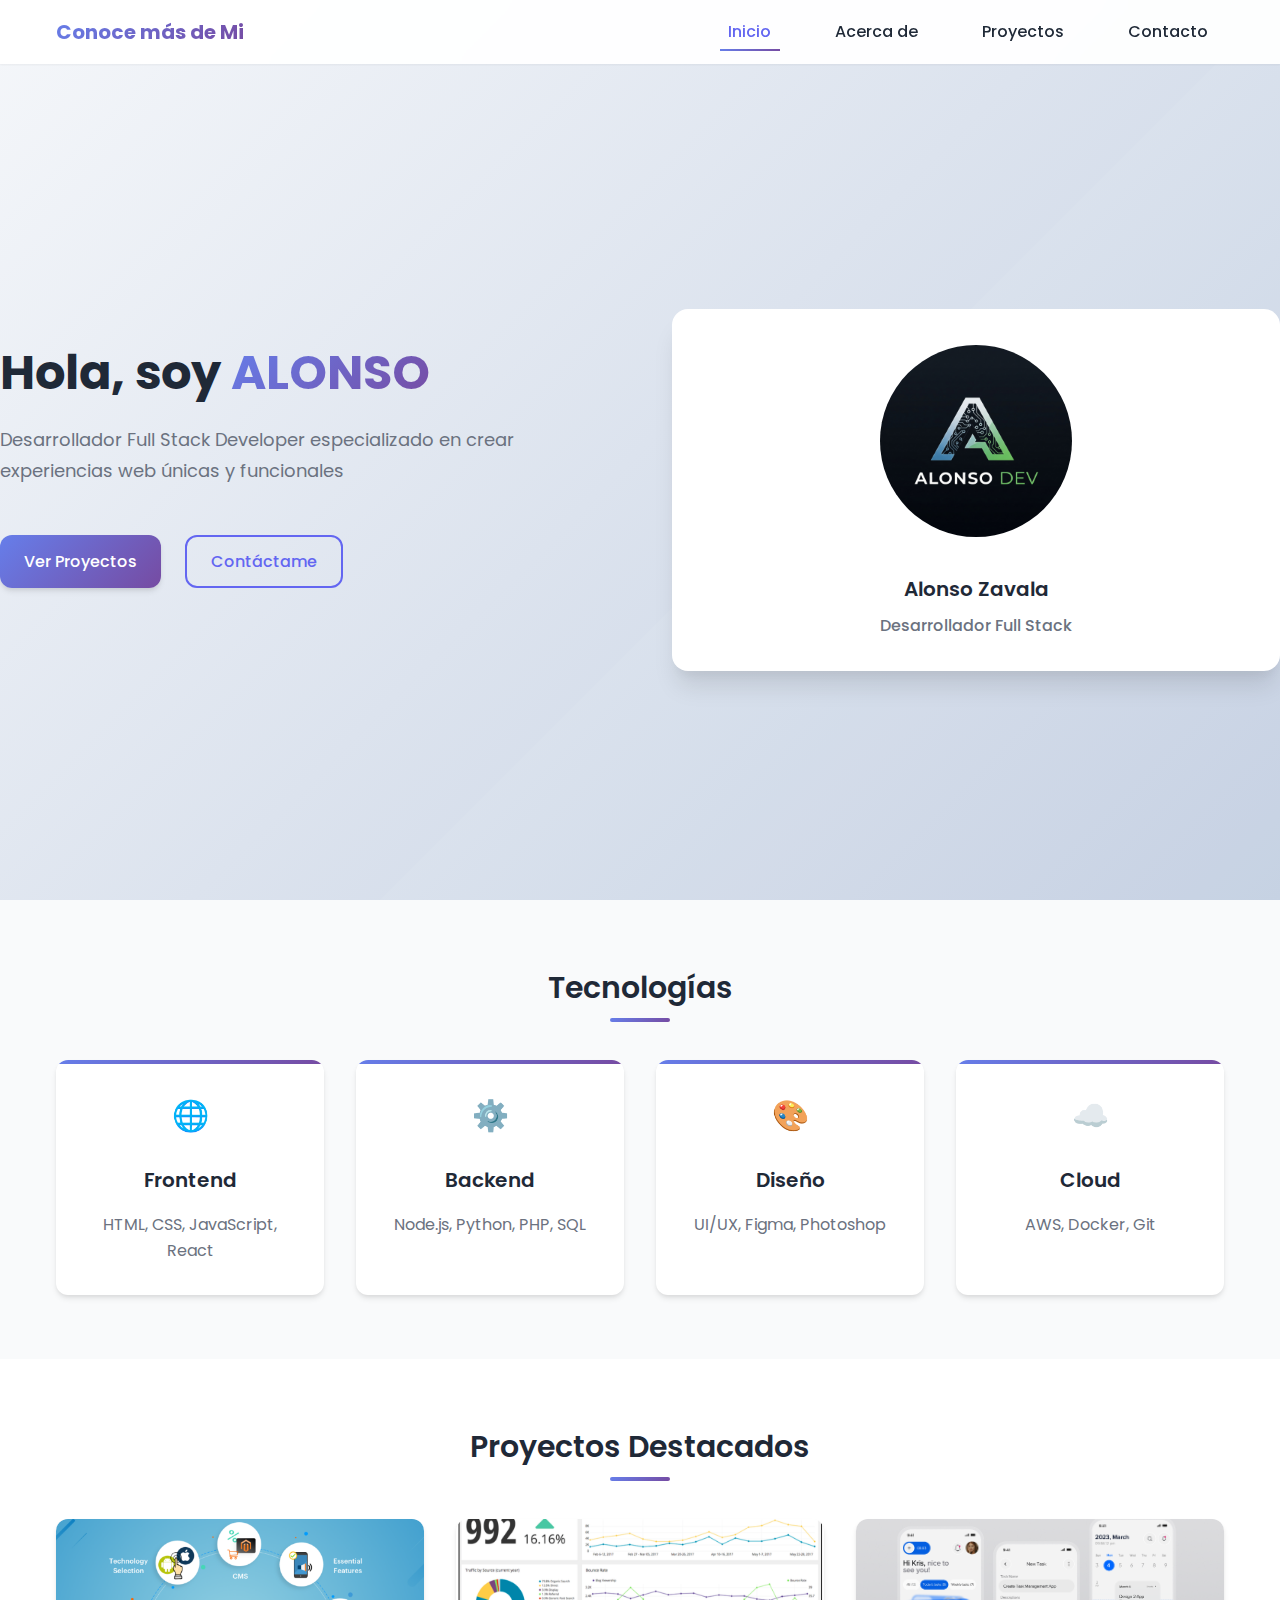
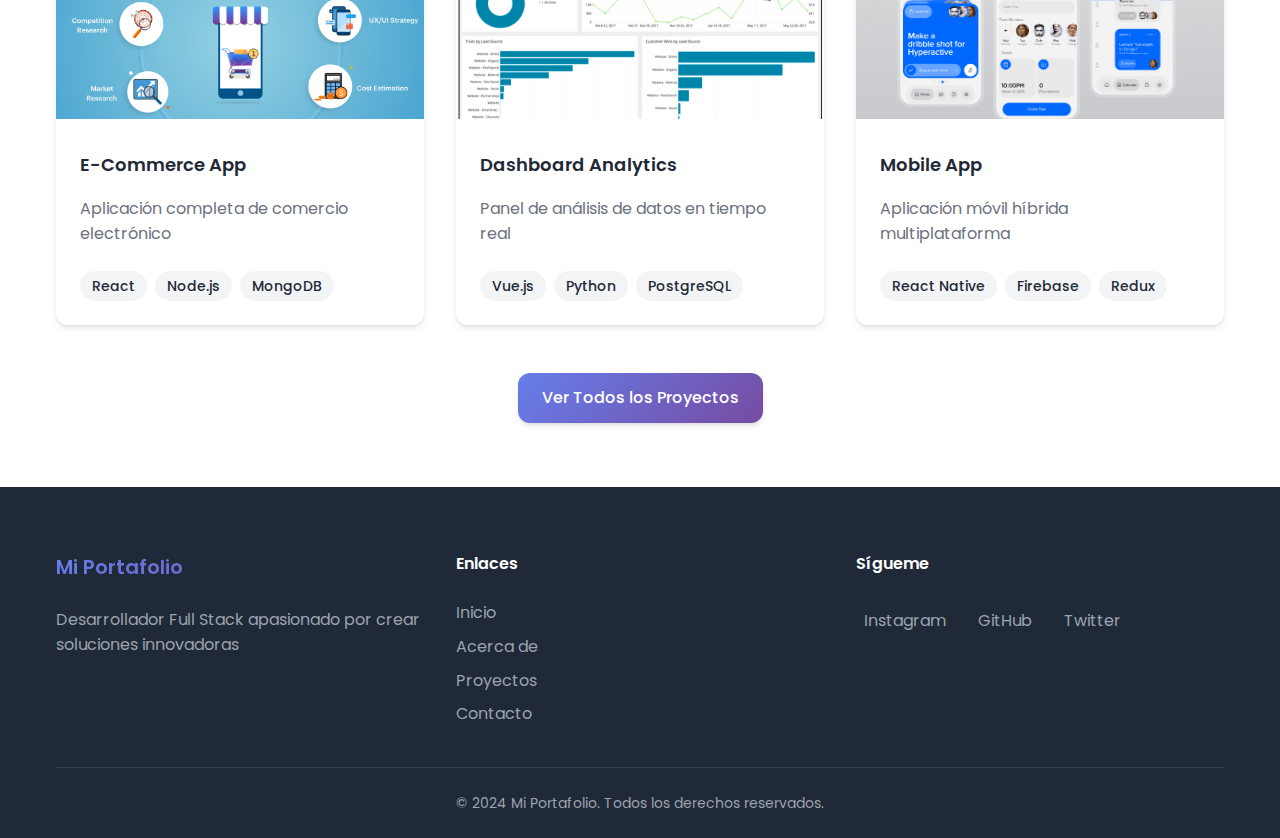
<file: index.html>
<!DOCTYPE html>
<html lang="es">
<head>
    <meta charset="UTF-8">
    <meta name="viewport" content="width=device-width, initial-scale=1.0">
    <title>Mi Portafolio - Inicio</title>
    <link rel="stylesheet" href="css/styles.css">
    <link rel="stylesheet" href="css/responsive.css">
    <link rel="preconnect" href="https://fonts.googleapis.com">
    <link rel="preconnect" href="https://fonts.gstatic.com" crossorigin>
    <link href="https://fonts.googleapis.com/css2?family=Poppins:wght@300;400;500;600;700&display=swap" rel="stylesheet">
</head>
<body>
    <!-- Header y Navigation -->
    <header class="header">
        <nav class="nav">
            <div class="nav-brand">
                <h2>Conoce más de Mi</h2>
            </div>
            <ul class="nav-menu" id="nav-menu">
                <li><a href="index.html" class="nav-link active">Inicio</a></li>
                <li><a href="about.html" class="nav-link">Acerca de</a></li>
                <li><a href="projects.html" class="nav-link">Proyectos</a></li>
                <li><a href="contact.html" class="nav-link">Contacto</a></li>
            </ul>
            <div class="nav-toggle" id="nav-toggle">
                <span></span>
                <span></span>
                <span></span>
            </div>
        </nav>
    </header>

    <!-- Main Content -->
    <main>
        <!-- Hero Section -->
        <section class="hero" id="home">
            <div class="hero-container">
                <div class="hero-content">
                    <div class="hero-text">
                        <h1 class="hero-title">
                            Hola, soy <span class="highlight">ALONSO</span>
                        </h1>
                        <p class="hero-subtitle">
                            Desarrollador Full Stack Developer especializado en crear experiencias web únicas y funcionales
                        </p>
                        <div class="hero-buttons">
                            <a href="projects.html" class="btn btn-primary">Ver Proyectos</a>
                            <a href="contact.html" class="btn btn-secondary">Contáctame</a>
                        </div>
                    </div>
                    <div class="hero-image">
                        <div class="profile-card">
                            <img src="img/profile.jpg" alt="Mi foto de perfil" class="profile-img">
                            <div class="profile-info">
                                <h3>Alonso Zavala</h3>
                                <p>Desarrollador Full Stack</p>
                            </div>
                        </div>
                    </div>
                </div>
            </div>
        </section>

        <!-- Skills Preview Section -->
        <section class="skills-preview">
            <div class="container">
                <h2 class="section-title">Tecnologías</h2>
                <div class="skills-grid">
                    <div class="skill-item">
                        <div class="skill-icon">🌐</div>
                        <h3>Frontend</h3>
                        <p>HTML, CSS, JavaScript, React</p>
                    </div>
                    <div class="skill-item">
                        <div class="skill-icon">⚙️</div>
                        <h3>Backend</h3>
                        <p>Node.js, Python, PHP, SQL</p>
                    </div>
                    <div class="skill-item">
                        <div class="skill-icon">🎨</div>
                        <h3>Diseño</h3>
                        <p>UI/UX, Figma, Photoshop</p>
                    </div>
                    <div class="skill-item">
                        <div class="skill-icon">☁️</div>
                        <h3>Cloud</h3>
                        <p>AWS, Docker, Git</p>
                    </div>
                </div>
            </div>
        </section>

        <!-- Projects Preview -->
        <section class="projects-preview">
            <div class="container">
                <h2 class="section-title">Proyectos Destacados</h2>
                <div class="projects-grid">
                    <div class="project-card">
                        <img src="img/proyecto1.jpg" alt="Proyecto 1" class="project-img">
                        <div class="project-info">
                            <h3>E-Commerce App</h3>
                            <p>Aplicación completa de comercio electrónico</p>
                            <div class="project-tech">
                                <span>React</span>
                                <span>Node.js</span>
                                <span>MongoDB</span>
                            </div>
                        </div>
                    </div>
                    <div class="project-card">
                        <img src="img/proyecto2.jpg" alt="Proyecto 2" class="project-img">
                        <div class="project-info">
                            <h3>Dashboard Analytics</h3>
                            <p>Panel de análisis de datos en tiempo real</p>
                            <div class="project-tech">
                                <span>Vue.js</span>
                                <span>Python</span>
                                <span>PostgreSQL</span>
                            </div>
                        </div>
                    </div>
                    <div class="project-card">
                        <img src="img/proyecto3.jpg" alt="Proyecto 3" class="project-img">
                        <div class="project-info">
                            <h3>Mobile App</h3>
                            <p>Aplicación móvil híbrida multiplataforma</p>
                            <div class="project-tech">
                                <span>React Native</span>
                                <span>Firebase</span>
                                <span>Redux</span>
                            </div>
                        </div>
                    </div>
                </div>
                <div class="text-center">
                    <a href="projects.html" class="btn btn-primary">Ver Todos los Proyectos</a>
                </div>
            </div>
        </section>
    </main>

    <!-- Footer -->
    <footer class="footer">
        <div class="container">
            <div class="footer-content">
                <div class="footer-section">
                    <h3>Mi Portafolio</h3>
                    <p>Desarrollador Full Stack apasionado por crear soluciones innovadoras</p>
                </div>
                <div class="footer-section">
                    <h4>Enlaces</h4>
                    <ul>
                        <li><a href="index.html">Inicio</a></li>
                        <li><a href="about.html">Acerca de</a></li>
                        <li><a href="projects.html">Proyectos</a></li>
                        <li><a href="contact.html">Contacto</a></li>
                    </ul>
                </div>
                <div class="footer-section">
                    <h4>Sígueme</h4>
                    <div class="social-links">
                        <a href="https://www.instagram.com/alonso_z09/" class="social-link">Instagram</a>
                        <a href="https://github.com/Alonsozz20" class="social-link">GitHub</a>
                        <a href="https://x.com/AlonsoZav20" class="social-link">Twitter</a>
                    </div>
                </div>
            </div>
            <div class="footer-bottom">
                <p>&copy; 2024 Mi Portafolio. Todos los derechos reservados.</p>
            </div>
        </div>
    </footer>

    <script src="js/script.js"></script>
</body>
</html>
</file>
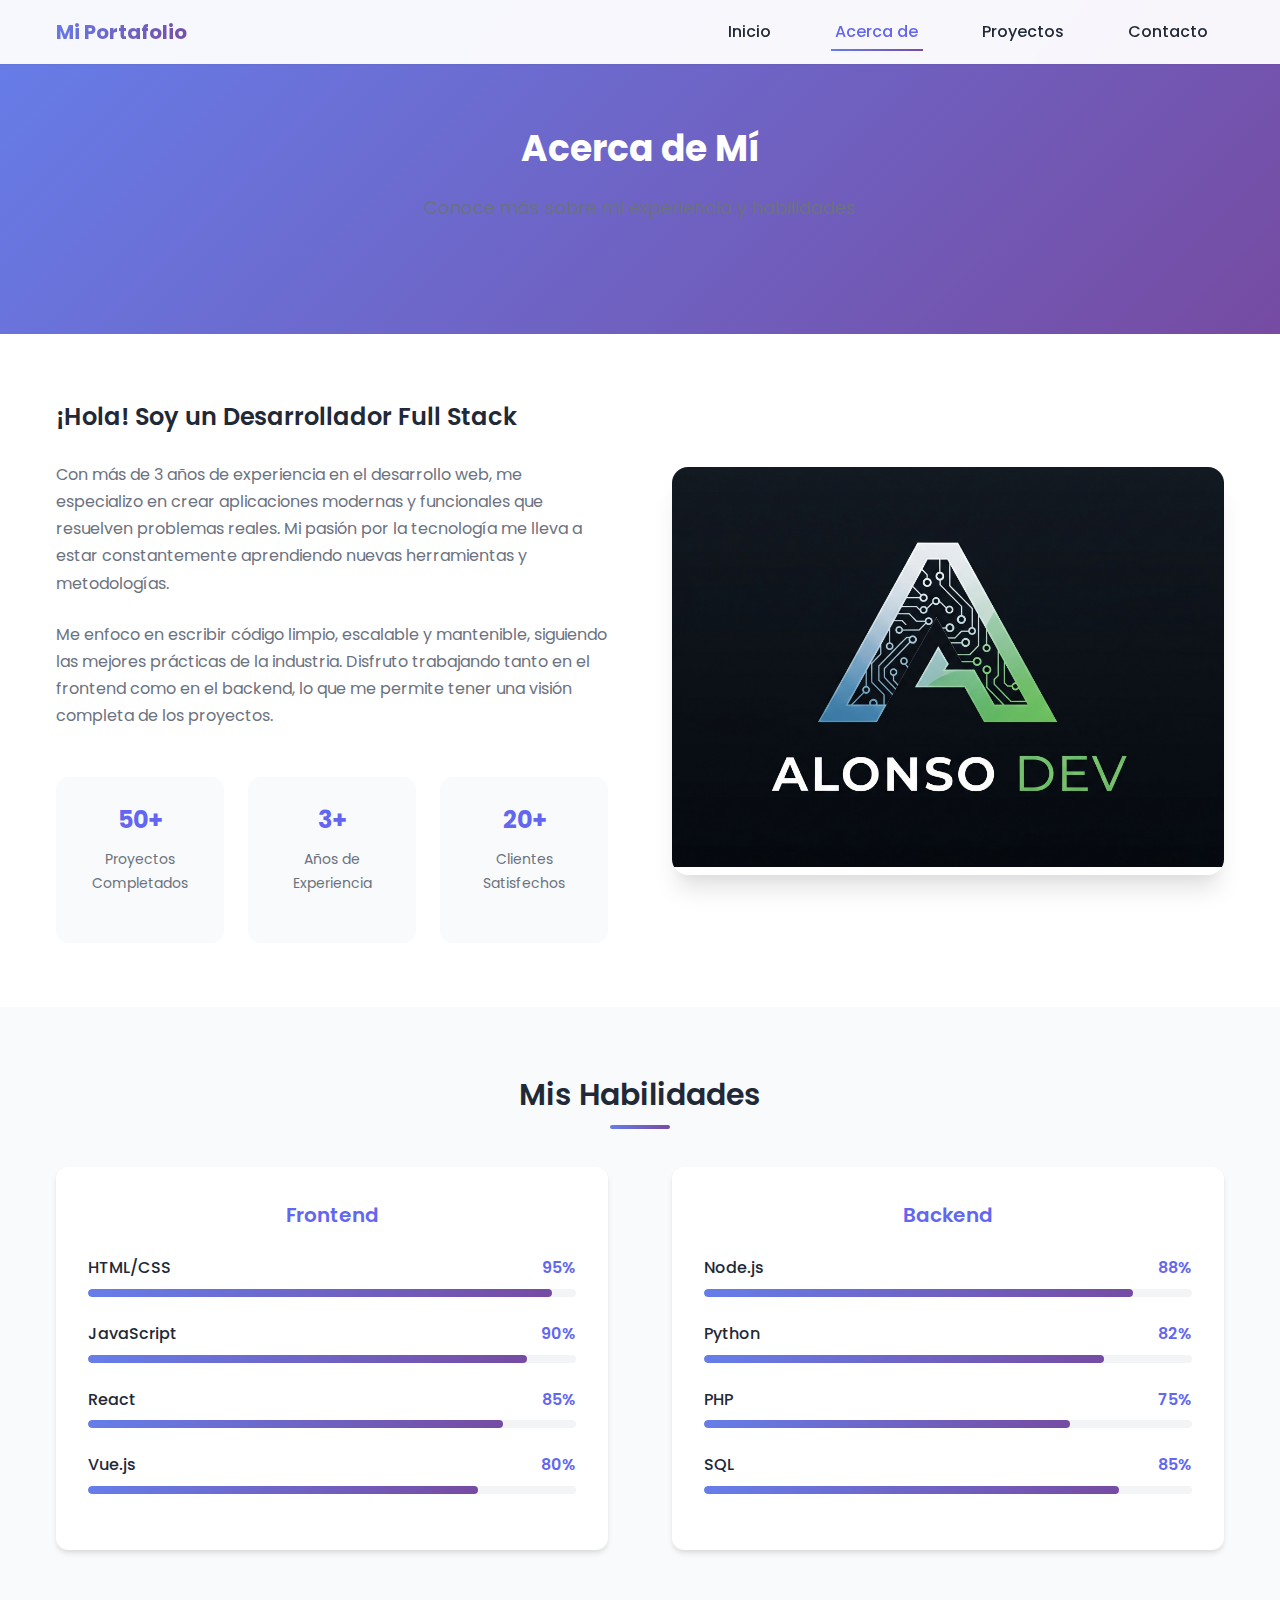
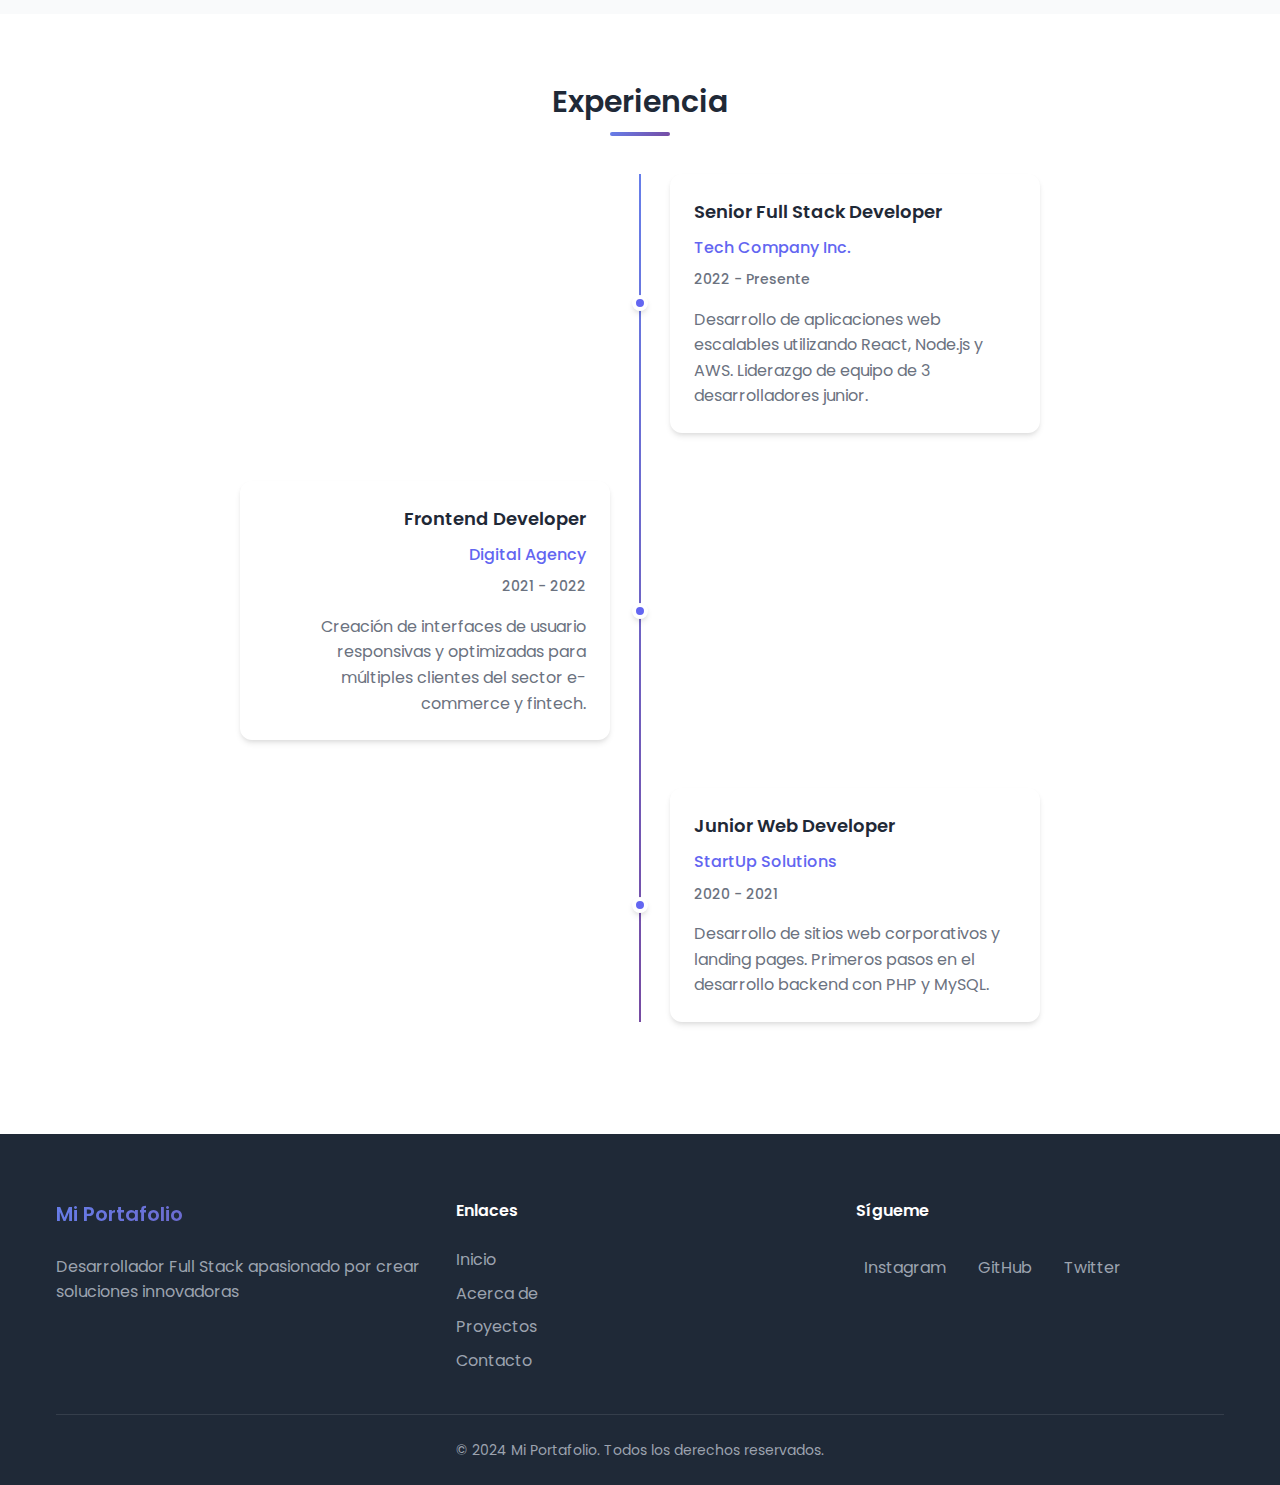
<file: about.html>
<!DOCTYPE html>
<html lang="es">
<head>
    <meta charset="UTF-8">
    <meta name="viewport" content="width=device-width, initial-scale=1.0">
    <title>Mi Portafolio - Acerca de</title>
    <link rel="stylesheet" href="css/styles.css">
    <link rel="stylesheet" href="css/responsive.css">
    <link rel="preconnect" href="https://fonts.googleapis.com">
    <link rel="preconnect" href="https://fonts.gstatic.com" crossorigin>
    <link href="https://fonts.googleapis.com/css2?family=Poppins:wght@300;400;500;600;700&display=swap" rel="stylesheet">
</head>
<body>
    <!-- Header y Navigation -->
    <header class="header">
        <nav class="nav">
            <div class="nav-brand">
                <h2>Mi Portafolio</h2>
            </div>
            <ul class="nav-menu" id="nav-menu">
                <li><a href="index.html" class="nav-link">Inicio</a></li>
                <li><a href="about.html" class="nav-link active">Acerca de</a></li>
                <li><a href="projects.html" class="nav-link">Proyectos</a></li>
                <li><a href="contact.html" class="nav-link">Contacto</a></li>
            </ul>
            <div class="nav-toggle" id="nav-toggle">
                <span></span>
                <span></span>
                <span></span>
            </div>
        </nav>
    </header>

    <!-- Main Content -->
    <main>
        <!-- About Hero Section -->
        <section class="page-hero">
            <div class="container">
                <h1 class="page-title">Acerca de Mí</h1>
                <p class="page-subtitle">Conoce más sobre mi experiencia y habilidades</p>
            </div>
        </section>

        <!-- About Content -->
        <section class="about-content">
            <div class="container">
                <div class="about-grid">
                    <div class="about-text">
                        <h2>¡Hola! Soy un Desarrollador Full Stack</h2>
                        <p>
                            Con más de 3 años de experiencia en el desarrollo web, me especializo en crear 
                            aplicaciones modernas y funcionales que resuelven problemas reales. Mi pasión 
                            por la tecnología me lleva a estar constantemente aprendiendo nuevas herramientas 
                            y metodologías.
                        </p>
                        <p>
                            Me enfoco en escribir código limpio, escalable y mantenible, siguiendo las mejores 
                            prácticas de la industria. Disfruto trabajando tanto en el frontend como en el 
                            backend, lo que me permite tener una visión completa de los proyectos.
                        </p>
                        <div class="about-stats">
                            <div class="stat">
                                <h3>50+</h3>
                                <p>Proyectos Completados</p>
                            </div>
                            <div class="stat">
                                <h3>3+</h3>
                                <p>Años de Experiencia</p>
                            </div>
                            <div class="stat">
                                <h3>20+</h3>
                                <p>Clientes Satisfechos</p>
                            </div>
                        </div>
                    </div>
                    <div class="about-image">
                        <div class="image-container">
                            <img src="img/profile.jpg" alt="Sobre mí" class="about-img">
                        </div>
                    </div>
                </div>
            </div>
        </section>

        <!-- Skills Section -->
        <section class="skills-section">
            <div class="container">
                <h2 class="section-title">Mis Habilidades</h2>
                <div class="skills-categories">
                    <div class="skill-category">
                        <h3>Frontend</h3>
                        <div class="skills-list">
                            <div class="skill-item-detailed">
                                <div class="skill-header">
                                    <span>HTML/CSS</span>
                                    <span>95%</span>
                                </div>
                                <div class="skill-bar">
                                    <div class="skill-progress" style="width: 95%"></div>
                                </div>
                            </div>
                            <div class="skill-item-detailed">
                                <div class="skill-header">
                                    <span>JavaScript</span>
                                    <span>90%</span>
                                </div>
                                <div class="skill-bar">
                                    <div class="skill-progress" style="width: 90%"></div>
                                </div>
                            </div>
                            <div class="skill-item-detailed">
                                <div class="skill-header">
                                    <span>React</span>
                                    <span>85%</span>
                                </div>
                                <div class="skill-bar">
                                    <div class="skill-progress" style="width: 85%"></div>
                                </div>
                            </div>
                            <div class="skill-item-detailed">
                                <div class="skill-header">
                                    <span>Vue.js</span>
                                    <span>80%</span>
                                </div>
                                <div class="skill-bar">
                                    <div class="skill-progress" style="width: 80%"></div>
                                </div>
                            </div>
                        </div>
                    </div>
                    
                    <div class="skill-category">
                        <h3>Backend</h3>
                        <div class="skills-list">
                            <div class="skill-item-detailed">
                                <div class="skill-header">
                                    <span>Node.js</span>
                                    <span>88%</span>
                                </div>
                                <div class="skill-bar">
                                    <div class="skill-progress" style="width: 88%"></div>
                                </div>
                            </div>
                            <div class="skill-item-detailed">
                                <div class="skill-header">
                                    <span>Python</span>
                                    <span>82%</span>
                                </div>
                                <div class="skill-bar">
                                    <div class="skill-progress" style="width: 82%"></div>
                                </div>
                            </div>
                            <div class="skill-item-detailed">
                                <div class="skill-header">
                                    <span>PHP</span>
                                    <span>75%</span>
                                </div>
                                <div class="skill-bar">
                                    <div class="skill-progress" style="width: 75%"></div>
                                </div>
                            </div>
                            <div class="skill-item-detailed">
                                <div class="skill-header">
                                    <span>SQL</span>
                                    <span>85%</span>
                                </div>
                                <div class="skill-bar">
                                    <div class="skill-progress" style="width: 85%"></div>
                                </div>
                            </div>
                        </div>
                    </div>
                </div>
            </div>
        </section>

        <!-- Experience Section -->
        <section class="experience-section">
            <div class="container">
                <h2 class="section-title">Experiencia</h2>
                <div class="timeline">
                    <div class="timeline-item">
                        <div class="timeline-marker"></div>
                        <div class="timeline-content">
                            <h3>Senior Full Stack Developer</h3>
                            <h4>Tech Company Inc.</h4>
                            <p class="timeline-date">2022 - Presente</p>
                            <p>
                                Desarrollo de aplicaciones web escalables utilizando React, Node.js y AWS. 
                                Liderazgo de equipo de 3 desarrolladores junior.
                            </p>
                        </div>
                    </div>
                    
                    <div class="timeline-item">
                        <div class="timeline-marker"></div>
                        <div class="timeline-content">
                            <h3>Frontend Developer</h3>
                            <h4>Digital Agency</h4>
                            <p class="timeline-date">2021 - 2022</p>
                            <p>
                                Creación de interfaces de usuario responsivas y optimizadas para múltiples 
                                clientes del sector e-commerce y fintech.
                            </p>
                        </div>
                    </div>
                    
                    <div class="timeline-item">
                        <div class="timeline-marker"></div>
                        <div class="timeline-content">
                            <h3>Junior Web Developer</h3>
                            <h4>StartUp Solutions</h4>
                            <p class="timeline-date">2020 - 2021</p>
                            <p>
                                Desarrollo de sitios web corporativos y landing pages. Primeros pasos 
                                en el desarrollo backend con PHP y MySQL.
                            </p>
                        </div>
                    </div>
                </div>
            </div>
        </section>
    </main>

    <!-- Footer -->
    <footer class="footer">
        <div class="container">
            <div class="footer-content">
                <div class="footer-section">
                    <h3>Mi Portafolio</h3>
                    <p>Desarrollador Full Stack apasionado por crear soluciones innovadoras</p>
                </div>
                <div class="footer-section">
                    <h4>Enlaces</h4>
                    <ul>
                        <li><a href="index.html">Inicio</a></li>
                        <li><a href="about.html">Acerca de</a></li>
                        <li><a href="projects.html">Proyectos</a></li>
                        <li><a href="contact.html">Contacto</a></li>
                    </ul>
                </div>
                <div class="footer-section">
                    <h4>Sígueme</h4>
                    <div class="social-links">
                        <a href="https://www.instagram.com/alonso_z09/" class="social-link">Instagram</a>
                        <a href="https://github.com/Alonsozz20" class="social-link">GitHub</a>
                        <a href="https://x.com/AlonsoZav20" class="social-link">Twitter</a>
                    </div>
                </div>
            </div>
            <div class="footer-bottom">
                <p>&copy; 2024 Mi Portafolio. Todos los derechos reservados.</p>
            </div>
        </div>
    </footer>

    <script src="js/script.js"></script>
</body>
</html>
</file>
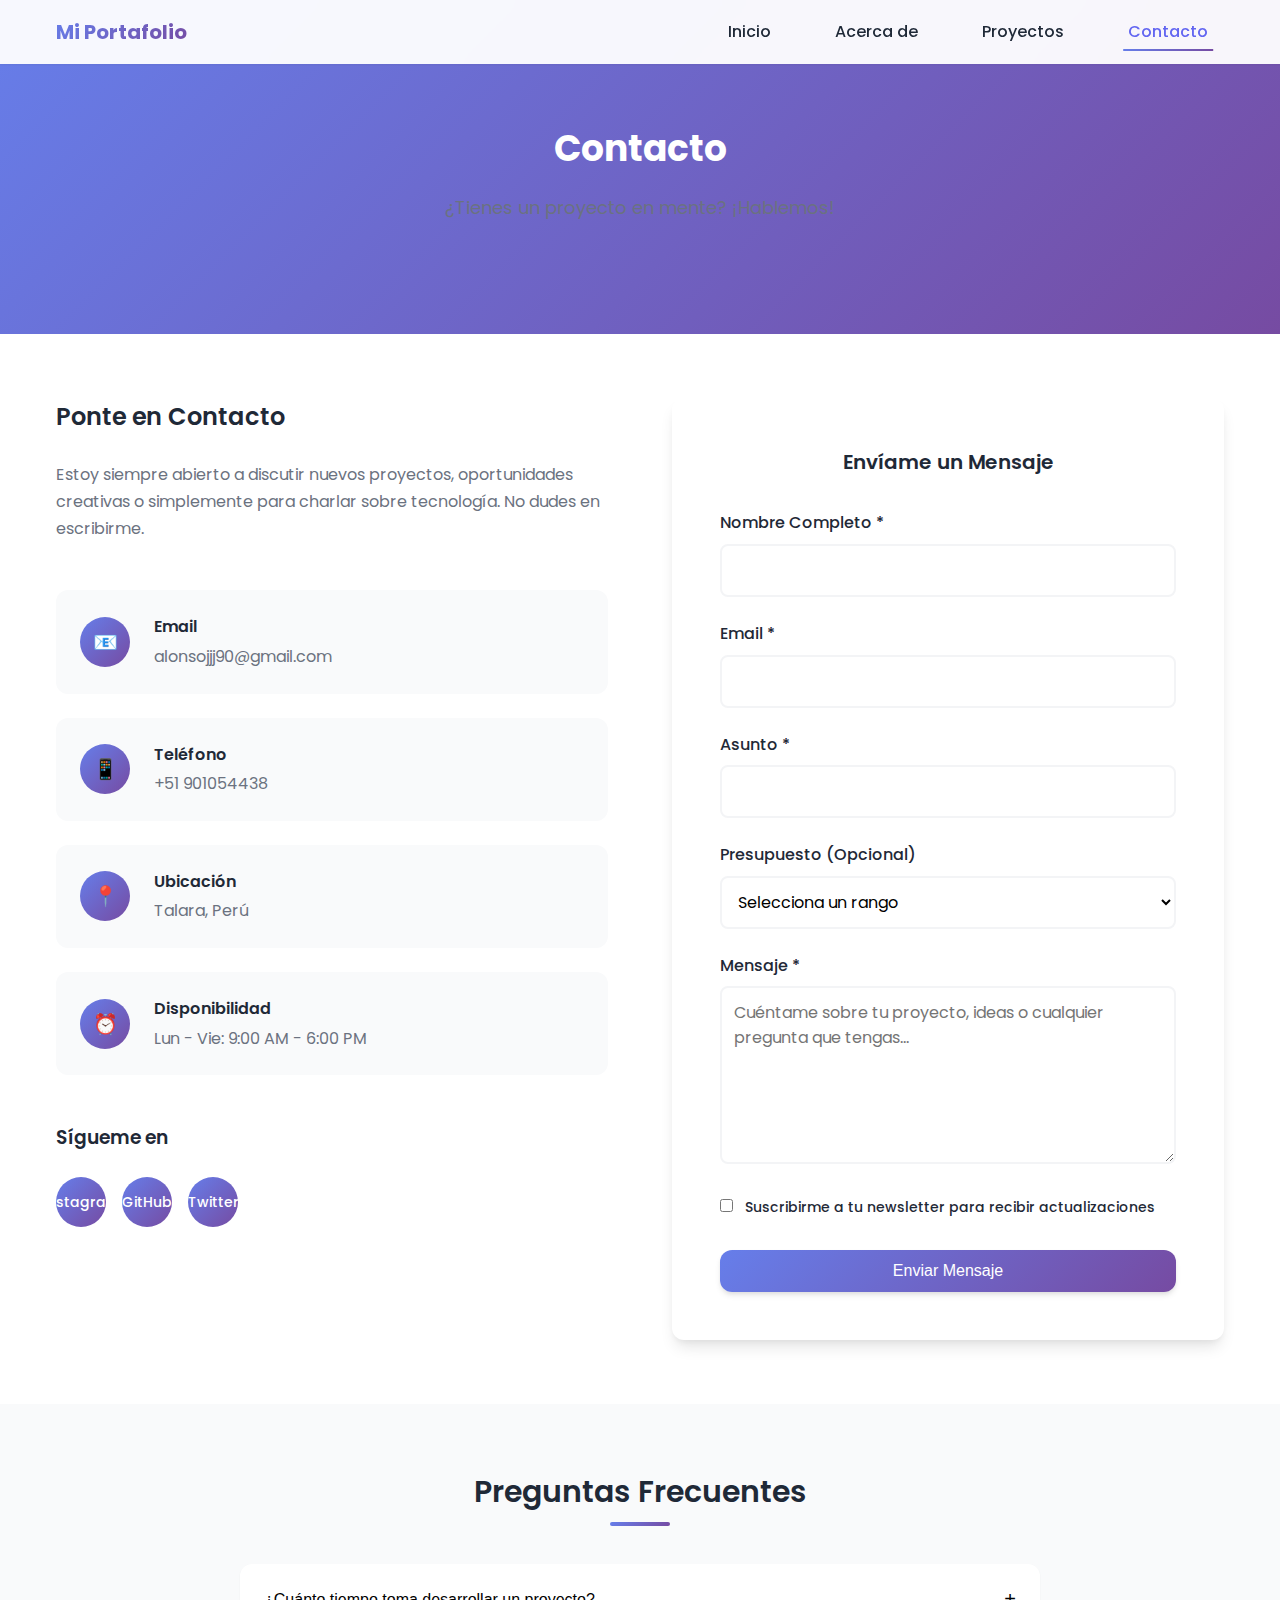
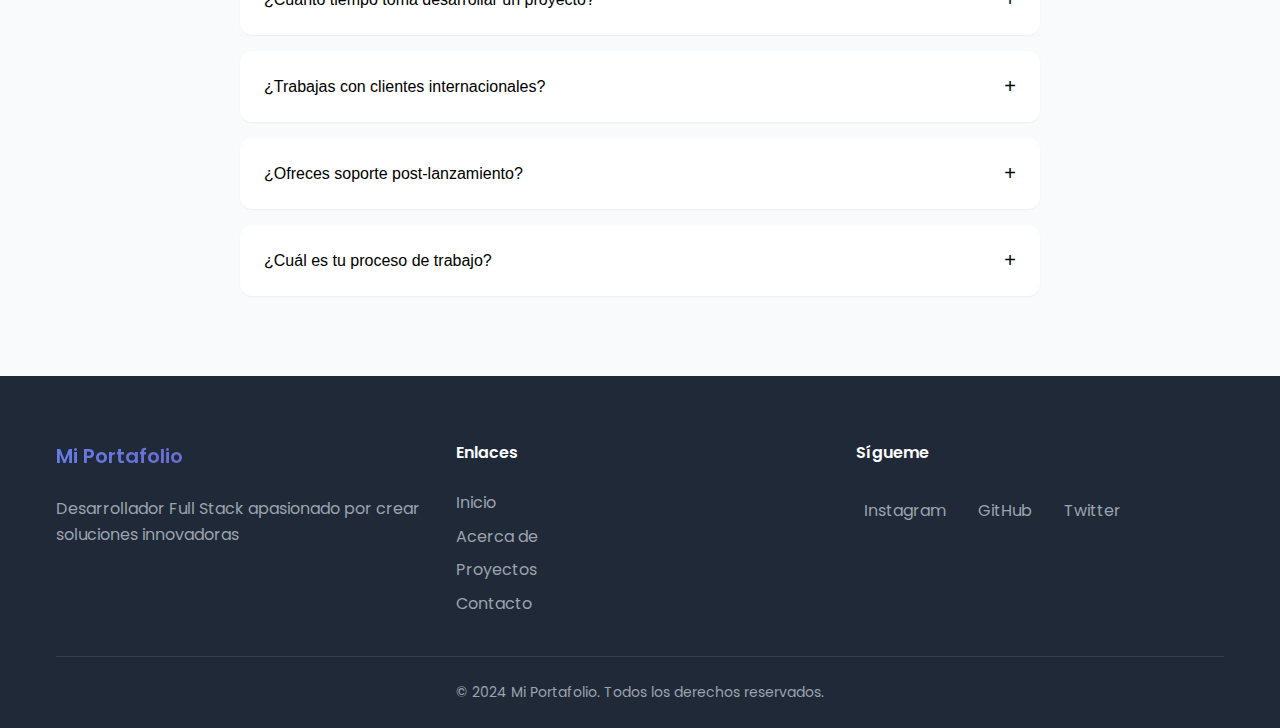
<file: contact.html>
<!DOCTYPE html>
<html lang="es">
<head>
    <meta charset="UTF-8">
    <meta name="viewport" content="width=device-width, initial-scale=1.0">
    <title>Mi Portafolio - Contacto</title>
    <link rel="stylesheet" href="css/styles.css">
    <link rel="stylesheet" href="css/responsive.css">
    <link rel="preconnect" href="https://fonts.googleapis.com">
    <link rel="preconnect" href="https://fonts.gstatic.com" crossorigin>
    <link href="https://fonts.googleapis.com/css2?family=Poppins:wght@300;400;500;600;700&display=swap" rel="stylesheet">
</head>
<body>
    <!-- Header y Navigation -->
    <header class="header">
        <nav class="nav">
            <div class="nav-brand">
                <h2>Mi Portafolio</h2>
            </div>
            <ul class="nav-menu" id="nav-menu">
                <li><a href="index.html" class="nav-link">Inicio</a></li>
                <li><a href="about.html" class="nav-link">Acerca de</a></li>
                <li><a href="projects.html" class="nav-link">Proyectos</a></li>
                <li><a href="contact.html" class="nav-link active">Contacto</a></li>
            </ul>
            <div class="nav-toggle" id="nav-toggle">
                <span></span>
                <span></span>
                <span></span>
            </div>
        </nav>
    </header>

    <!-- Main Content -->
    <main>
        <!-- Contact Hero Section -->
        <section class="page-hero">
            <div class="container">
                <h1 class="page-title">Contacto</h1>
                <p class="page-subtitle">¿Tienes un proyecto en mente? ¡Hablemos!</p>
            </div>
        </section>

        <!-- Contact Section -->
        <section class="contact-section">
            <div class="container">
                <div class="contact-grid">
                    <!-- Contact Info -->
                    <div class="contact-info">
                        <h2>Ponte en Contacto</h2>
                        <p>
                            Estoy siempre abierto a discutir nuevos proyectos, oportunidades creativas 
                            o simplemente para charlar sobre tecnología. No dudes en escribirme.
                        </p>

                        <div class="contact-details">
                            <div class="contact-item">
                                <div class="contact-icon">📧</div>
                                <div class="contact-text">
                                    <h4>Email</h4>
                                    <p>alonsojjj90@gmail.com</p>
                                </div>
                            </div>

                            <div class="contact-item">
                                <div class="contact-icon">📱</div>
                                <div class="contact-text">
                                    <h4>Teléfono</h4>
                                    <p>+51 901054438</p>
                                </div>
                            </div>

                            <div class="contact-item">
                                <div class="contact-icon">📍</div>
                                <div class="contact-text">
                                    <h4>Ubicación</h4>
                                    <p>Talara, Perú</p>
                                </div>
                            </div>

                            <div class="contact-item">
                                <div class="contact-icon">⏰</div>
                                <div class="contact-text">
                                    <h4>Disponibilidad</h4>
                                    <p>Lun - Vie: 9:00 AM - 6:00 PM</p>
                                </div>
                            </div>
                        </div>

                        <div class="social-links-contact">
                            <h3>Sígueme en</h3>
                            <div class="social-icons">
                                <a href="https://www.instagram.com/alonso_z09/" class="social-icon instagram">
                                    <span>Instagram</span>
                                </a>
                                <a href="https://github.com/Alonsozz20" class="social-icon github">
                                    <span>GitHub</span>
                                </a>
                                <a href="https://x.com/AlonsoZav20" class="social-icon twitter">
                                    <span>Twitter</span>
                                </a>

                            </div>
                        </div>
                    </div>

                    <!-- Contact Form -->
                    <div class="contact-form-container">
                        <form class="contact-form" id="contact-form">
                            <h3>Envíame un Mensaje</h3>
                            
                            <div class="form-group">
                                <label for="name">Nombre Completo *</label>
                                <input type="text" id="name" name="name" required>
                            </div>

                            <div class="form-group">
                                <label for="email">Email *</label>
                                <input type="email" id="email" name="email" required>
                            </div>

                            <div class="form-group">
                                <label for="subject">Asunto *</label>
                                <input type="text" id="subject" name="subject" required>
                            </div>

                            <div class="form-group">
                                <label for="budget">Presupuesto (Opcional)</label>
                                <select id="budget" name="budget">
                                    <option value="">Selecciona un rango</option>
                                    <option value="under-1k">Menos de $1,000</option>
                                    <option value="1k-5k">$1,000 - $5,000</option>
                                    <option value="5k-10k">$5,000 - $10,000</option>
                                    <option value="10k-plus">Más de $10,000</option>
                                    <option value="discuss">Prefiero discutirlo</option>
                                </select>
                            </div>

                            <div class="form-group">
                                <label for="message">Mensaje *</label>
                                <textarea id="message" name="message" rows="6" required 
                                    placeholder="Cuéntame sobre tu proyecto, ideas o cualquier pregunta que tengas..."></textarea>
                            </div>

                            <div class="form-group checkbox-group">
                                <label class="checkbox-label">
                                    <input type="checkbox" id="newsletter" name="newsletter">
                                    <span class="checkmark"></span>
                                    Suscribirme a tu newsletter para recibir actualizaciones
                                </label>
                            </div>

                            <button type="submit" class="btn btn-primary btn-submit">
                                <span class="btn-text">Enviar Mensaje</span>
                                <span class="btn-loading" style="display: none;">Enviando...</span>
                            </button>
                        </form>

                        <!-- Success/Error Messages -->
                        <div class="form-message success" id="success-message" style="display: none;">
                            <h4>¡Mensaje Enviado!</h4>
                            <p>Gracias por contactarme. Te responderé lo antes posible.</p>
                        </div>

                        <div class="form-message error" id="error-message" style="display: none;">
                            <h4>Error al Enviar</h4>
                            <p>Hubo un problema al enviar tu mensaje. Por favor, inténtalo de nuevo.</p>
                        </div>
                    </div>
                </div>
            </div>
        </section>

        <!-- FAQ Section -->
        <section class="faq-section">
            <div class="container">
                <h2 class="section-title">Preguntas Frecuentes</h2>
                <div class="faq-grid">
                    <div class="faq-item">
                        <button class="faq-question">
                            <span>¿Cuánto tiempo toma desarrollar un proyecto?</span>
                            <span class="faq-icon">+</span>
                        </button>
                        <div class="faq-answer">
                            <p>El tiempo depende del alcance del proyecto. Un sitio web simple puede tomar 2-4 semanas, 
                            mientras que una aplicación compleja puede requerir 2-6 meses. Siempre proporciono estimaciones 
                            detalladas después de la consulta inicial.</p>
                        </div>
                    </div>

                    <div class="faq-item">
                        <button class="faq-question">
                            <span>¿Trabajas con clientes internacionales?</span>
                            <span class="faq-icon">+</span>
                        </button>
                        <div class="faq-answer">
                            <p>¡Absolutamente! Trabajo con clientes de todo el mundo. Utilizo herramientas de comunicación 
                            modernas y me adapto a diferentes zonas horarias para asegurar una colaboración fluida.</p>
                        </div>
                    </div>

                    <div class="faq-item">
                        <button class="faq-question">
                            <span>¿Ofreces soporte post-lanzamiento?</span>
                            <span class="faq-icon">+</span>
                        </button>
                        <div class="faq-answer">
                            <p>Sí, ofrezco diferentes paquetes de soporte que incluyen corrección de bugs, actualizaciones 
                            de contenido, mantenimiento técnico y mejoras continuas según tus necesidades.</p>
                        </div>
                    </div>

                    <div class="faq-item">
                        <button class="faq-question">
                            <span>¿Cuál es tu proceso de trabajo?</span>
                            <span class="faq-icon">+</span>
                        </button>
                        <div class="faq-answer">
                            <p>Mi proceso incluye: 1) Consulta inicial y análisis de requisitos, 2) Propuesta y planificación, 
                            3) Diseño y prototipado, 4) Desarrollo y testing, 5) Revisiones y feedback, 6) Lanzamiento y soporte.</p>
                        </div>
                    </div>
                </div>
            </div>
        </section>
    </main>

    <!-- Footer -->
    <footer class="footer">
        <div class="container">
            <div class="footer-content">
                <div class="footer-section">
                    <h3>Mi Portafolio</h3>
                    <p>Desarrollador Full Stack apasionado por crear soluciones innovadoras</p>
                </div>
                <div class="footer-section">
                    <h4>Enlaces</h4>
                    <ul>
                        <li><a href="index.html">Inicio</a></li>
                        <li><a href="about.html">Acerca de</a></li>
                        <li><a href="projects.html">Proyectos</a></li>
                        <li><a href="contact.html">Contacto</a></li>
                    </ul>
                </div>
                <div class="footer-section">
                    <h4>Sígueme</h4>
                    <div class="social-links">
                        <a href="https://www.instagram.com/alonso_z09/" class="social-link">Instagram</a>
                        <a href="https://github.com/Alonsozz20" class="social-link">GitHub</a>
                        <a href="https://x.com/AlonsoZav20" class="social-link">Twitter</a>
                    </div>
                </div>
            </div>
            <div class="footer-bottom">
                <p>&copy; 2024 Mi Portafolio. Todos los derechos reservados.</p>
            </div>
        </div>
    </footer>

    <script src="js/script.js"></script>
</body>
</html>
</file>
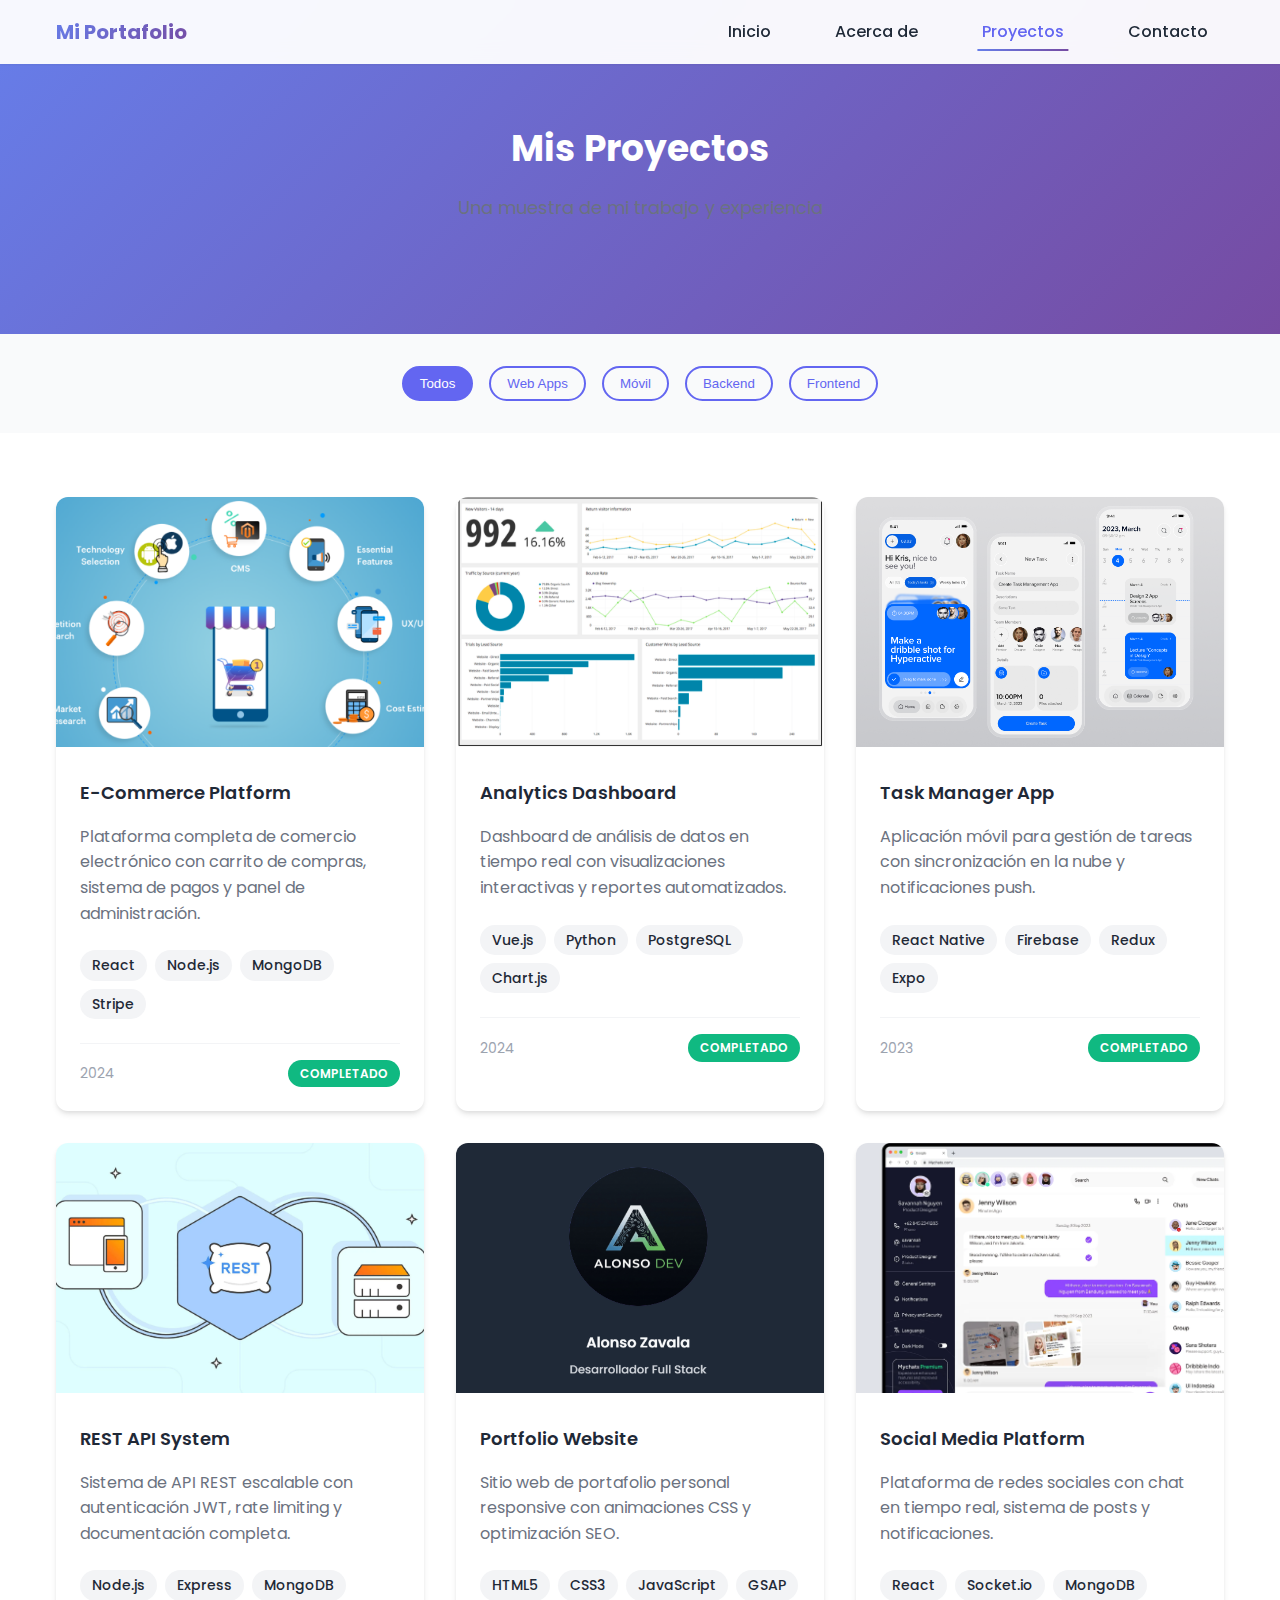
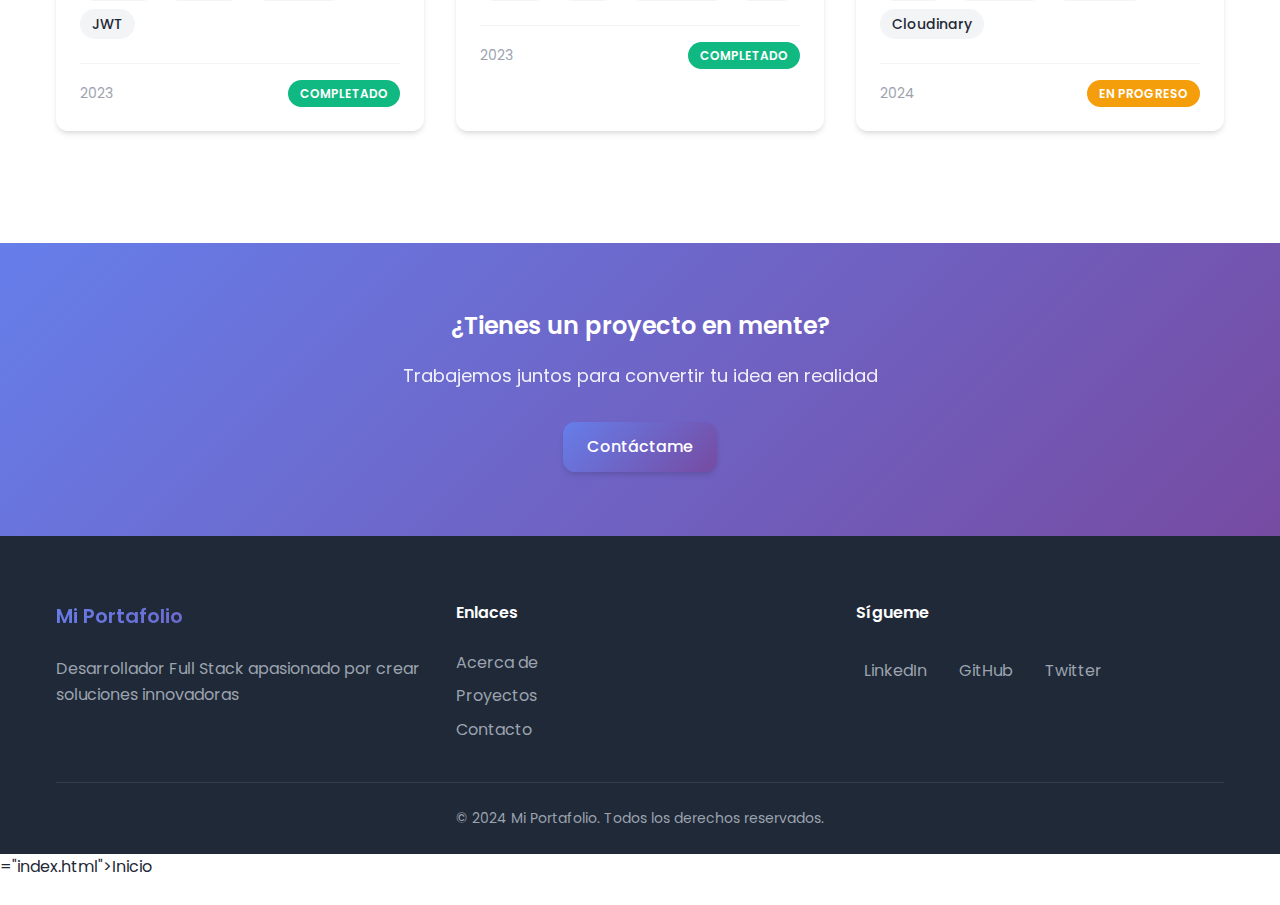
<file: projects.html>
<!DOCTYPE html>
<html lang="es">
<head>
    <meta charset="UTF-8">
    <meta name="viewport" content="width=device-width, initial-scale=1.0">
    <title>Mi Portafolio - Proyectos</title>
    <link rel="stylesheet" href="css/styles.css">
    <link rel="stylesheet" href="css/responsive.css">
    <link rel="preconnect" href="https://fonts.googleapis.com">
    <link rel="preconnect" href="https://fonts.gstatic.com" crossorigin>
    <link href="https://fonts.googleapis.com/css2?family=Poppins:wght@300;400;500;600;700&display=swap" rel="stylesheet">
</head>
<body>
    <!-- Header y Navigation -->
    <header class="header">
        <nav class="nav">
            <div class="nav-brand">
                <h2>Mi Portafolio</h2>
            </div>
            <ul class="nav-menu" id="nav-menu">
                <li><a href="index.html" class="nav-link">Inicio</a></li>
                <li><a href="about.html" class="nav-link">Acerca de</a></li>
                <li><a href="projects.html" class="nav-link active">Proyectos</a></li>
                <li><a href="contact.html" class="nav-link">Contacto</a></li>
            </ul>
            <div class="nav-toggle" id="nav-toggle">
                <span></span>
                <span></span>
                <span></span>
            </div>
        </nav>
    </header>

    <!-- Main Content -->
    <main>
        <!-- Projects Hero Section -->
        <section class="page-hero">
            <div class="container">
                <h1 class="page-title">Mis Proyectos</h1>
                <p class="page-subtitle">Una muestra de mi trabajo y experiencia</p>
            </div>
        </section>

        <!-- Filter Section -->
        <section class="projects-filter">
            <div class="container">
                <div class="filter-buttons">
                    <button class="filter-btn active" data-filter="all">Todos</button>
                    <button class="filter-btn" data-filter="web">Web Apps</button>
                    <button class="filter-btn" data-filter="mobile">Móvil</button>
                    <button class="filter-btn" data-filter="backend">Backend</button>
                    <button class="filter-btn" data-filter="frontend">Frontend</button>
                </div>
            </div>
        </section>

        <!-- Projects Grid -->
        <section class="projects-grid-section">
            <div class="container">
                <div class="projects-grid" id="projects-grid">
                    <!-- Proyecto 1 -->
                    <div class="project-card-detailed" data-category="web frontend">
                        <div class="project-image">
                            <img src="img/proyecto1.jpg" alt="E-Commerce Platform">
                            <div class="project-overlay">
                                <div class="project-links">
                                    <a href="#" class="project-link">Ver Demo</a>
                                    <a href="#" class="project-link">GitHub</a>
                                </div>
                            </div>
                        </div>
                        <div class="project-content">
                            <h3>E-Commerce Platform</h3>
                            <p>Plataforma completa de comercio electrónico con carrito de compras, sistema de pagos y panel de administración.</p>
                            <div class="project-tech">
                                <span>React</span>
                                <span>Node.js</span>
                                <span>MongoDB</span>
                                <span>Stripe</span>
                            </div>
                            <div class="project-meta">
                                <span class="project-date">2024</span>
                                <span class="project-status completed">Completado</span>
                            </div>
                        </div>
                    </div>

                    <!-- Proyecto 2 -->
                    <div class="project-card-detailed" data-category="web backend">
                        <div class="project-image">
                            <img src="img/proyecto2.jpg" alt="Analytics Dashboard">
                            <div class="project-overlay">
                                <div class="project-links">
                                    <a href="#" class="project-link">Ver Demo</a>
                                    <a href="#" class="project-link">GitHub</a>
                                </div>
                            </div>
                        </div>
                        <div class="project-content">
                            <h3>Analytics Dashboard</h3>
                            <p>Dashboard de análisis de datos en tiempo real con visualizaciones interactivas y reportes automatizados.</p>
                            <div class="project-tech">
                                <span>Vue.js</span>
                                <span>Python</span>
                                <span>PostgreSQL</span>
                                <span>Chart.js</span>
                            </div>
                            <div class="project-meta">
                                <span class="project-date">2024</span>
                                <span class="project-status completed">Completado</span>
                            </div>
                        </div>
                    </div>

                    <!-- Proyecto 3 -->
                    <div class="project-card-detailed" data-category="mobile">
                        <div class="project-image">
                            <img src="img/proyecto3.jpg" alt="Task Manager App">
                            <div class="project-overlay">
                                <div class="project-links">
                                    <a href="#" class="project-link">Ver Demo</a>
                                    <a href="#" class="project-link">GitHub</a>
                                </div>
                            </div>
                        </div>
                        <div class="project-content">
                            <h3>Task Manager App</h3>
                            <p>Aplicación móvil para gestión de tareas con sincronización en la nube y notificaciones push.</p>
                            <div class="project-tech">
                                <span>React Native</span>
                                <span>Firebase</span>
                                <span>Redux</span>
                                <span>Expo</span>
                            </div>
                            <div class="project-meta">
                                <span class="project-date">2023</span>
                                <span class="project-status completed">Completado</span>
                            </div>
                        </div>
                    </div>

                    <!-- Proyecto 4 -->
                    <div class="project-card-detailed" data-category="backend">
                        <div class="project-image">
                            <img src="img/proyecto4.jpg" alt="API REST">
                            <div class="project-overlay">
                                <div class="project-links">
                                    <a href="#" class="project-link">Documentación</a>
                                    <a href="#" class="project-link">GitHub</a>
                                </div>
                            </div>
                        </div>
                        <div class="project-content">
                            <h3>REST API System</h3>
                            <p>Sistema de API REST escalable con autenticación JWT, rate limiting y documentación completa.</p>
                            <div class="project-tech">
                                <span>Node.js</span>
                                <span>Express</span>
                                <span>MongoDB</span>
                                <span>JWT</span>
                            </div>
                            <div class="project-meta">
                                <span class="project-date">2023</span>
                                <span class="project-status completed">Completado</span>
                            </div>
                        </div>
                    </div>

                    <!-- Proyecto 5 -->
                    <div class="project-card-detailed" data-category="frontend web">
                        <div class="project-image">
                            <img src="img/proyecto5.jpg" alt="Portfolio Website">
                            <div class="project-overlay">
                                <div class="project-links">
                                    <a href="#" class="project-link">Ver Demo</a>
                                    <a href="#" class="project-link">GitHub</a>
                                </div>
                            </div>
                        </div>
                        <div class="project-content">
                            <h3>Portfolio Website</h3>
                            <p>Sitio web de portafolio personal responsive con animaciones CSS y optimización SEO.</p>
                            <div class="project-tech">
                                <span>HTML5</span>
                                <span>CSS3</span>
                                <span>JavaScript</span>
                                <span>GSAP</span>
                            </div>
                            <div class="project-meta">
                                <span class="project-date">2023</span>
                                <span class="project-status completed">Completado</span>
                            </div>
                        </div>
                    </div>

                    <!-- Proyecto 6 -->
                    <div class="project-card-detailed" data-category="web">
                        <div class="project-image">
                            <img src="img/proyecto6.jpg" alt="Social Media App">
                            <div class="project-overlay">
                                <div class="project-links">
                                    <a href="#" class="project-link">Ver Demo</a>
                                    <a href="#" class="project-link">GitHub</a>
                                </div>
                            </div>
                        </div>
                        <div class="project-content">
                            <h3>Social Media Platform</h3>
                            <p>Plataforma de redes sociales con chat en tiempo real, sistema de posts y notificaciones.</p>
                            <div class="project-tech">
                                <span>React</span>
                                <span>Socket.io</span>
                                <span>MongoDB</span>
                                <span>Cloudinary</span>
                            </div>
                            <div class="project-meta">
                                <span class="project-date">2024</span>
                                <span class="project-status in-progress">En Progreso</span>
                            </div>
                        </div>
                    </div>
                </div>
            </div>
        </section>

        <!-- Call to Action -->
        <section class="cta-section">
            <div class="container">
                <div class="cta-content">
                    <h2>¿Tienes un proyecto en mente?</h2>
                    <p>Trabajemos juntos para convertir tu idea en realidad</p>
                    <a href="contact.html" class="btn btn-primary">Contáctame</a>
                </div>
            </div>
        </section>
    </main>

    <!-- Footer -->
    <footer class="footer">
        <div class="container">
            <div class="footer-content">
                <div class="footer-section">
                    <h3>Mi Portafolio</h3>
                    <p>Desarrollador Full Stack apasionado por crear soluciones innovadoras</p>
                </div>
                <div class="footer-section">
                    <h4>Enlaces</h4>
                    <ul>
                        <li><a href="about.html">Acerca de</a></li>
                        <li><a href="projects.html">Proyectos</a></li>
                        <li><a href="contact.html">Contacto</a></li>
                    </ul>
                </div>
                <div class="footer-section">
                    <h4>Sígueme</h4>
                    <div class="social-links">
                        <a href="#" class="social-link">LinkedIn</a>
                        <a href="#" class="social-link">GitHub</a>
                        <a href="#" class="social-link">Twitter</a>
                    </div>
                </div>
            </div>
            <div class="footer-bottom">
                <p>&copy; 2024 Mi Portafolio. Todos los derechos reservados.</p>
            </div>
        </div>
    </footer>

    <script src="js/script.js"></script>
</body>
</html>="index.html">Inicio</a></li>
                        <li><a href
</file>
<file: css/responsive.css>
/* ==========================================================================
   RESPONSIVE DESIGN
   ========================================================================== */

/* Large Screens - Desktop */
@media (max-width: 1200px) {
    .container {
        max-width: 1000px;
    }
    
    .hero-title {
        font-size: var(--font-size-4xl);
    }
    
    .skills-grid {
        grid-template-columns: repeat(auto-fit, minmax(220px, 1fr));
    }
}

/* Medium Screens - Tablet */
@media (max-width: 992px) {
    .container {
        max-width: 750px;
    }
    
    /* Navigation */
    .nav-menu {
        position: fixed;
        top: 70px;
        left: -100%;
        width: 100%;
        height: calc(100vh - 70px);
        background: rgba(255, 255, 255, 0.98);
        backdrop-filter: blur(10px);
        flex-direction: column;
        justify-content: flex-start;
        align-items: center;
        padding-top: var(--spacing-3xl);
        transition: left var(--transition-normal);
        z-index: 999;
    }
    
    .nav-menu.active {
        left: 0;
    }
    
    .nav-menu li {
        margin: var(--spacing-lg) 0;
    }
    
    .nav-link {
        font-size: var(--font-size-lg);
        padding: var(--spacing-md) var(--spacing-xl);
    }
    
    .nav-toggle {
        display: flex;
    }
    
    .nav-toggle.active span:nth-child(1) {
        transform: rotate(45deg) translate(5px, 5px);
    }
    
    .nav-toggle.active span:nth-child(2) {
        opacity: 0;
    }
    
    .nav-toggle.active span:nth-child(3) {
        transform: rotate(-45deg) translate(7px, -6px);
    }
    
    /* Hero Section */
    .hero-content {
        grid-template-columns: 1fr;
        gap: var(--spacing-2xl);
        text-align: center;
    }
    
    .hero-text {
        order: 2;
    }
    
    .hero-image {
        order: 1;
    }
    
    .hero-title {
        font-size: var(--font-size-3xl);
    }
    
    .hero-buttons {
        justify-content: center;
    }
    
    /* About Page */
    .about-grid {
        grid-template-columns: 1fr;
        gap: var(--spacing-xl);
    }
    
    .about-stats {
        grid-template-columns: repeat(3, 1fr);
        gap: var(--spacing-md);
    }
    
    .skills-categories {
        grid-template-columns: 1fr;
        gap: var(--spacing-xl);
    }
    
    /* Timeline */
    .timeline:before {
        left: 20px;
    }
    
    .timeline-item {
        justify-content: flex-start !important;
    }
    
    .timeline-item .timeline-content {
        margin-left: 50px !important;
        margin-right: 0 !important;
        text-align: left !important;
        max-width: calc(100% - 70px);
    }
    
    .timeline-marker {
        left: 20px;
        transform: translateX(-50%);
    }
    
    /* Projects */
    .projects-grid {
        grid-template-columns: repeat(auto-fit, minmax(280px, 1fr));
        gap: var(--spacing-lg);
    }
    
    /* Contact */
    .contact-grid {
        grid-template-columns: 1fr;
        gap: var(--spacing-xl);
    }
    
    .contact-info {
        order: 2;
    }
    
    .contact-form-container {
        order: 1;
    }
    
    /* Footer */
    .footer-content {
        grid-template-columns: repeat(2, 1fr);
        gap: var(--spacing-lg);
    }
}

/* Small Screens - Mobile Landscape */
@media (max-width: 768px) {
    .container {
        padding: 0 var(--spacing-lg);
    }
    
    /* Typography */
    .page-title {
        font-size: var(--font-size-3xl);
    }
    
    .section-title {
        font-size: var(--font-size-2xl);
    }
    
    /* Hero Section */
    .hero {
        padding-top: 100px;
        min-height: auto;
        padding-bottom: var(--spacing-3xl);
    }
    
    .hero-title {
        font-size: var(--font-size-2xl);
    }
    
    .hero-subtitle {
        font-size: var(--font-size-base);
    }
    
    .hero-buttons {
        flex-direction: column;
        align-items: center;
        gap: var(--spacing-md);
    }
    
    .hero-buttons .btn {
        width: 200px;
        justify-content: center;
    }
    
    .profile-img {
        width: 150px;
        height: 150px;
    }
    
    /* Skills */
    .skills-grid {
        grid-template-columns: repeat(auto-fit, minmax(200px, 1fr));
        gap: var(--spacing-lg);
    }
    
    .skill-item {
        padding: var(--spacing-lg);
    }
    
    .skill-icon {
        font-size: var(--font-size-2xl);
    }
    
    /* Projects */
    .projects-grid {
        grid-template-columns: 1fr;
        gap: var(--spacing-lg);
    }
    
    .project-card,
    .project-card-detailed {
        margin: 0 auto;
        max-width: 400px;
    }
    
    .project-links {
        flex-direction: column;
        gap: var(--spacing-sm);
    }
    
    .project-link {
        text-align: center;
    }
    
    /* Filter Buttons */
    .filter-buttons {
        gap: var(--spacing-sm);
    }
    
    .filter-btn {
        padding: 0.4rem 0.8rem;
        font-size: var(--font-size-sm);
    }
    
    /* About Stats */
    .about-stats {
        grid-template-columns: 1fr;
        gap: var(--spacing-lg);
    }
    
    /* Contact */
    .contact-details {
        gap: var(--spacing-md);
    }
    
    .contact-item {
        flex-direction: column;
        text-align: center;
        gap: var(--spacing-md);
    }
    
    .social-icons {
        justify-content: center;
    }
    
    .contact-form-container {
        padding: var(--spacing-xl);
    }
    
    /* FAQ */
    .faq-question {
        padding: var(--spacing-md);
        font-size: var(--font-size-sm);
    }
    
    .faq-answer p {
        padding: 0 var(--spacing-md) var(--spacing-md);
        font-size: var(--font-size-sm);
    }
    
    /* Footer */
    .footer-content {
        grid-template-columns: 1fr;
        text-align: center;
    }
    
    .social-links {
        justify-content: center;
    }
}

/* Extra Small Screens - Mobile Portrait */
@media (max-width: 576px) {
    .container {
        padding: 0 var(--spacing-md);
    }
    
    /* Navigation */
    .nav {
        padding: 0.8rem var(--spacing-md);
    }
    
    .nav-brand h2 {
        font-size: var(--font-size-lg);
    }
    
    /* Typography */
    .page-title {
        font-size: var(--font-size-2xl);
    }
    
    .section-title {
        font-size: var(--font-size-xl);
        margin-bottom: var(--spacing-xl);
    }
    
    .page-subtitle {
        font-size: var(--font-size-base);
    }
    
    /* Hero Section */
    .hero-title {
        font-size: var(--font-size-xl);
        line-height: 1.3;
    }
    
    .hero-subtitle {
        font-size: var(--font-size-sm);
        margin-bottom: var(--spacing-xl);
    }
    
    .profile-card {
        padding: var(--spacing-lg);
        margin: 0 var(--spacing-md);
    }
    
    .profile-img {
        width: 120px;
        height: 120px;
    }
    
    /* Buttons */
    .btn {
        padding: 0.6rem 1.2rem;
        font-size: var(--font-size-sm);
    }
    
    .hero-buttons .btn {
        width: 160px;
    }
    
    /* Skills */
    .skills-grid {
        grid-template-columns: 1fr;
        gap: var(--spacing-md);
    }
    
    .skill-item {
        padding: var(--spacing-md);
    }
    
    .skill-item h3 {
        font-size: var(--font-size-lg);
    }
    
    .skill-item p {
        font-size: var(--font-size-sm);
    }
    
    /* Projects */
    .project-img,
    .project-image img {
        height: 180px;
    }
    
    .project-info,
    .project-content {
        padding: var(--spacing-md);
    }
    
    .project-info h3,
    .project-content h3 {
        font-size: var(--font-size-base);
    }
    
    .project-info p,
    .project-content p {
        font-size: var(--font-size-sm);
        margin-bottom: var(--spacing-md);
    }
    
    .project-tech {
        gap: var(--spacing-xs);
    }
    
    .project-tech span {
        font-size: var(--font-size-xs);
        padding: 0.2rem 0.5rem;
    }
    
    /* Timeline */
    .timeline-content {
        padding: var(--spacing-md);
    }
    
    .timeline-content h3 {
        font-size: var(--font-size-base);
    }
    
    .timeline-content h4 {
        font-size: var(--font-size-sm);
    }
    
    .timeline-content p {
        font-size: var(--font-size-sm);
    }
    
    /* Contact */
    .contact-info h2 {
        font-size: var(--font-size-xl);
    }
    
    .contact-info p {
        font-size: var(--font-size-sm);
    }
    
    .contact-item {
        padding: var(--spacing-md);
        gap: var(--spacing-sm);
    }
    
    .contact-icon {
        width: 40px;
        height: 40px;
        font-size: var(--font-size-lg);
    }
    
    .contact-text h4 {
        font-size: var(--font-size-sm);
    }
    
    .contact-text p {
        font-size: var(--font-size-xs);
    }
    
    .social-icon {
        width: 40px;
        height: 40px;
        font-size: var(--font-size-xs);
    }
    
    /* Forms */
    .contact-form-container {
        padding: var(--spacing-lg);
    }
    
    .contact-form h3 {
        font-size: var(--font-size-lg);
        margin-bottom: var(--spacing-lg);
    }
    
    .form-group {
        margin-bottom: var(--spacing-md);
    }
    
    .form-group label {
        font-size: var(--font-size-sm);
    }
    
    .form-group input,
    .form-group select,
    .form-group textarea {
        padding: 0.6rem;
        font-size: var(--font-size-sm);
    }
    
    .checkbox-label {
        font-size: var(--font-size-xs);
    }
    
    /* CTA Section */
    .cta-content h2 {
        font-size: var(--font-size-xl);
    }
    
    .cta-content p {
        font-size: var(--font-size-base);
        margin-bottom: var(--spacing-lg);
    }
    
    /* Footer */
    .footer {
        padding: var(--spacing-2xl) 0 var(--spacing-lg);
    }
    
    .footer-section {
        margin-bottom: var(--spacing-lg);
    }
    
    .footer-section h3 {
        font-size: var(--font-size-lg);
    }
    
    .footer-section h4 {
        font-size: var(--font-size-base);
    }
    
    .footer-section p,
    .footer-section a {
        font-size: var(--font-size-sm);
    }
    
    .footer-bottom p {
        font-size: var(--font-size-xs);
    }
}

/* Ultra Small Screens */
@media (max-width: 320px) {
    .container {
        padding: 0 var(--spacing-sm);
    }
    
    .hero-title {
        font-size: var(--font-size-lg);
    }
    
    .page-title {
        font-size: var(--font-size-xl);
    }
    
    .section-title {
        font-size: var(--font-size-lg);
    }
    
    .btn {
        padding: 0.5rem 1rem;
        font-size: var(--font-size-xs);
    }
    
    .hero-buttons .btn {
        width: 140px;
    }
    
    .profile-img {
        width: 100px;
        height: 100px;
    }
    
    .skill-item,
    .project-card,
    .project-card-detailed {
        margin: 0 var(--spacing-xs);
    }
    
    .contact-form-container {
        padding: var(--spacing-md);
    }
    
    .project-links {
        gap: var(--spacing-xs);
    }
    
    .project-link {
        padding: 0.4rem 0.8rem;
        font-size: var(--font-size-xs);
    }
}

/* ==========================================================================
   RESPONSIVE UTILITIES
   ========================================================================== */

/* Visibility Classes */
.hidden-mobile {
    display: block;
}

.visible-mobile {
    display: none;
}

@media (max-width: 768px) {
    .hidden-mobile {
        display: none;
    }
    
    .visible-mobile {
        display: block;
    }
}

/* Responsive Spacing */
@media (max-width: 768px) {
    .page-hero {
        padding: 100px 0 var(--spacing-2xl);
    }
    
    .skills-preview,
    .projects-preview,
    .about-content,
    .skills-section,
    .experience-section,
    .projects-grid-section,
    .contact-section {
        padding: var(--spacing-2xl) 0;
    }
    
    .projects-filter,
    .faq-section {
        padding: var(--spacing-lg) 0;
    }
    
    .cta-section {
        padding: var(--spacing-2xl) 0;
    }
}

@media (max-width: 576px) {
    .page-hero {
        padding: 90px 0 var(--spacing-xl);
    }
    
    .skills-preview,
    .projects-preview,
    .about-content,
    .skills-section,
    .experience-section,
    .projects-grid-section,
    .contact-section {
        padding: var(--spacing-xl) 0;
    }
    
    .projects-filter,
    .faq-section {
        padding: var(--spacing-md) 0;
    }
    
    .cta-section {
        padding: var(--spacing-xl) 0;
    }
}

/* Responsive Images */
@media (max-width: 768px) {
    .about-img {
        height: 300px;
    }
}

@media (max-width: 576px) {
    .about-img {
        height: 250px;
    }
}

/* Responsive Grid Gaps */
@media (max-width: 768px) {
    .skills-categories,
    .contact-grid {
        gap: var(--spacing-lg);
    }
}

@media (max-width: 576px) {
    .skills-categories,
    .contact-grid {
        gap: var(--spacing-md);
    }
}

/* Performance Optimizations for Mobile */
@media (max-width: 768px) {
    /* Reduce animation complexity on mobile */
    .project-card:hover,
    .project-card-detailed:hover,
    .skill-item:hover,
    .contact-item:hover {
        transform: none;
    }
    
    /* Simplify gradients on mobile */
    .btn-primary {
        background: var(--primary-color);
    }
    
    .highlight {
        background: var(--primary-color);
        -webkit-background-clip: text;
        -webkit-text-fill-color: transparent;
        background-clip: text;
    }
}

/* Touch-friendly Interactive Elements */
@media (hover: none) and (pointer: coarse) {
    .btn,
    .nav-link,
    .filter-btn,
    .faq-question,
    .project-link {
        min-height: 44px;
        min-width: 44px;
        display: flex;
        align-items: center;
        justify-content: center;
    }
    
    .social-icon,
    .contact-icon {
        min-height: 44px;
        min-width: 44px;
    }
}

/* Landscape Orientation Adjustments */
@media screen and (orientation: landscape) and (max-height: 500px) {
    .hero {
        min-height: auto;
        padding: 100px 0 var(--spacing-2xl);
    }
    
    .page-hero {
        padding: 90px 0 var(--spacing-lg);
    }
    
    .nav-menu {
        height: calc(100vh - 60px);
        top: 60px;
    }
}

/* High DPI Displays */
@media (-webkit-min-device-pixel-ratio: 2), (min-resolution: 192dpi) {
    /* Optimize for retina displays */
    .profile-img,
    .project-img,
    .project-image img,
    .about-img {
        image-rendering: -webkit-optimize-contrast;
        image-rendering: crisp-edges;
    }
}

/* Dark Mode Support (Future Enhancement) */
@media (prefers-color-scheme: dark) {
    :root {
        --text-primary: #f9fafb;
        --text-secondary: #d1d5db;
        --text-light: #9ca3af;
        --bg-primary: #1f2937;
        --bg-secondary: #111827;
        --bg-accent: #374151;
        --bg-dark: #000000;
    }
    
    .header {
        background: rgba(31, 41, 55, 0.95);
    }
    
    .hero {
        background: linear-gradient(135deg, #1f2937 0%, #111827 100%);
    }
}
</file>
<file: css/styles.css>
/* ==========================================================================
   RESET Y VARIABLES
   ========================================================================== */

:root {
    /* Colores principales */
    --primary-color: #6366f1;
    --primary-light: #818cf8;
    --primary-dark: #4f46e5;
    --secondary-color: #f59e0b;
    --accent-color: #10b981;
    
    /* Colores de texto */
    --text-primary: #1f2937;
    --text-secondary: #6b7280;
    --text-light: #9ca3af;
    --text-white: #ffffff;
    
    /* Colores de fondo */
    --bg-primary: #ffffff;
    --bg-secondary: #f9fafb;
    --bg-dark: #1f2937;
    --bg-accent: #f3f4f6;
    
    /* Gradientes */
    --gradient-primary: linear-gradient(135deg, #667eea 0%, #764ba2 100%);
    --gradient-secondary: linear-gradient(135deg, #f093fb 0%, #f5576c 100%);
    --gradient-accent: linear-gradient(135deg, #4facfe 0%, #00f2fe 100%);
    
    /* Sombras */
    --shadow-sm: 0 1px 2px 0 rgba(0, 0, 0, 0.05);
    --shadow-md: 0 4px 6px -1px rgba(0, 0, 0, 0.1), 0 2px 4px -1px rgba(0, 0, 0, 0.06);
    --shadow-lg: 0 10px 15px -3px rgba(0, 0, 0, 0.1), 0 4px 6px -2px rgba(0, 0, 0, 0.05);
    --shadow-xl: 0 20px 25px -5px rgba(0, 0, 0, 0.1), 0 10px 10px -5px rgba(0, 0, 0, 0.04);
    
    /* Tipografía */
    --font-family: 'Poppins', -apple-system, BlinkMacSystemFont, 'Segoe UI', Roboto, sans-serif;
    --font-size-xs: 0.75rem;
    --font-size-sm: 0.875rem;
    --font-size-base: 1rem;
    --font-size-lg: 1.125rem;
    --font-size-xl: 1.25rem;
    --font-size-2xl: 1.5rem;
    --font-size-3xl: 1.875rem;
    --font-size-4xl: 2.25rem;
    --font-size-5xl: 3rem;
    
    /* Espaciado */
    --spacing-xs: 0.25rem;
    --spacing-sm: 0.5rem;
    --spacing-md: 1rem;
    --spacing-lg: 1.5rem;
    --spacing-xl: 2rem;
    --spacing-2xl: 3rem;
    --spacing-3xl: 4rem;
    
    /* Transiciones */
    --transition-fast: 0.15s ease-in-out;
    --transition-normal: 0.3s ease-in-out;
    --transition-slow: 0.5s ease-in-out;
    
    /* Bordes */
    --border-radius-sm: 0.375rem;
    --border-radius-md: 0.5rem;
    --border-radius-lg: 0.75rem;
    --border-radius-xl: 1rem;
    --border-radius-full: 9999px;
}

/* Reset básico */
* {
    margin: 0;
    padding: 0;
    box-sizing: border-box;
}

html {
    font-size: 16px;
    scroll-behavior: smooth;
}

body {
    font-family: var(--font-family);
    font-size: var(--font-size-base);
    line-height: 1.6;
    color: var(--text-primary);
    background-color: var(--bg-primary);
    overflow-x: hidden;
}

/* ==========================================================================
   COMPONENTES BÁSICOS
   ========================================================================== */

.container {
    max-width: 1200px;
    margin: 0 auto;
    padding: 0 var(--spacing-md);
}

.text-center {
    text-align: center;
}

.highlight {
    background: var(--gradient-primary);
    -webkit-background-clip: text;
    -webkit-text-fill-color: transparent;
    background-clip: text;
}

/* Botones */
.btn {
    display: inline-flex;
    align-items: center;
    justify-content: center;
    padding: 0.75rem 1.5rem;
    font-size: var(--font-size-base);
    font-weight: 500;
    text-decoration: none;
    border: none;
    border-radius: var(--border-radius-lg);
    cursor: pointer;
    transition: all var(--transition-normal);
    position: relative;
    overflow: hidden;
}

.btn:before {
    content: '';
    position: absolute;
    top: 0;
    left: -100%;
    width: 100%;
    height: 100%;
    background: linear-gradient(90deg, transparent, rgba(255, 255, 255, 0.2), transparent);
    transition: left var(--transition-slow);
}

.btn:hover:before {
    left: 100%;
}

.btn-primary {
    background: var(--gradient-primary);
    color: var(--text-white);
    box-shadow: var(--shadow-md);
}

.btn-primary:hover {
    transform: translateY(-2px);
    box-shadow: var(--shadow-xl);
}

.btn-secondary {
    background: transparent;
    color: var(--primary-color);
    border: 2px solid var(--primary-color);
}

.btn-secondary:hover {
    background: var(--primary-color);
    color: var(--text-white);
    transform: translateY(-2px);
}

/* Títulos de sección */
.section-title {
    font-size: var(--font-size-3xl);
    font-weight: 600;
    text-align: center;
    margin-bottom: var(--spacing-2xl);
    position: relative;
}

.section-title:after {
    content: '';
    position: absolute;
    bottom: -10px;
    left: 50%;
    transform: translateX(-50%);
    width: 60px;
    height: 4px;
    background: var(--gradient-primary);
    border-radius: var(--border-radius-full);
}

.page-title {
    font-size: var(--font-size-4xl);
    font-weight: 700;
    margin-bottom: var(--spacing-md);
}

.page-subtitle {
    font-size: var(--font-size-lg);
    color: var(--text-secondary);
    margin-bottom: var(--spacing-2xl);
}

/* ==========================================================================
   HEADER Y NAVEGACIÓN
   ========================================================================== */

.header {
    position: fixed;
    top: 0;
    left: 0;
    right: 0;
    background: rgba(255, 255, 255, 0.95);
    backdrop-filter: blur(10px);
    z-index: 1000;
    transition: all var(--transition-normal);
    box-shadow: var(--shadow-sm);
}

.nav {
    display: flex;
    align-items: center;
    justify-content: space-between;
    padding: 1rem var(--spacing-md);
    max-width: 1200px;
    margin: 0 auto;
}

.nav-brand h2 {
    font-size: var(--font-size-xl);
    font-weight: 700;
    background: var(--gradient-primary);
    -webkit-background-clip: text;
    -webkit-text-fill-color: transparent;
    background-clip: text;
}

.nav-menu {
    display: flex;
    list-style: none;
    gap: var(--spacing-xl);
}

.nav-link {
    text-decoration: none;
    color: var(--text-primary);
    font-weight: 500;
    padding: 0.5rem 1rem;
    border-radius: var(--border-radius-md);
    transition: all var(--transition-normal);
    position: relative;
}

.nav-link:hover,
.nav-link.active {
    color: var(--primary-color);
}

.nav-link:before {
    content: '';
    position: absolute;
    bottom: 0;
    left: 50%;
    width: 0;
    height: 2px;
    background: var(--gradient-primary);
    transition: all var(--transition-normal);
    transform: translateX(-50%);
}

.nav-link:hover:before,
.nav-link.active:before {
    width: 80%;
}

.nav-toggle {
    display: none;
    flex-direction: column;
    cursor: pointer;
    gap: 4px;
}

.nav-toggle span {
    width: 25px;
    height: 3px;
    background: var(--text-primary);
    transition: all var(--transition-normal);
    border-radius: var(--border-radius-full);
}

/* ==========================================================================
   PÁGINA DE INICIO
   ========================================================================== */

/* Hero Section */
.hero {
    min-height: 100vh;
    display: flex;
    align-items: center;
    padding-top: 80px;
    background: linear-gradient(135deg, #f5f7fa 0%, #c3cfe2 100%);
    position: relative;
    overflow: hidden;
}

.hero:before {
    content: '';
    position: absolute;
    top: 0;
    left: 0;
    right: 0;
    bottom: 0;
    background: url('data:image/svg+xml,<svg xmlns="http://www.w3.org/2000/svg" viewBox="0 0 1000 1000"><polygon fill="%23ffffff10" points="0,1000 1000,0 1000,1000"/></svg>');
    background-size: cover;
}

.hero-container {
    position: relative;
    z-index: 2;
}

.hero-content {
    display: grid;
    grid-template-columns: 1fr 1fr;
    gap: var(--spacing-3xl);
    align-items: center;
}

.hero-title {
    font-size: var(--font-size-5xl);
    font-weight: 700;
    line-height: 1.2;
    margin-bottom: var(--spacing-lg);
}

.hero-subtitle {
    font-size: var(--font-size-lg);
    color: var(--text-secondary);
    margin-bottom: var(--spacing-2xl);
    line-height: 1.7;
}

.hero-buttons {
    display: flex;
    gap: var(--spacing-lg);
    margin-bottom: var(--spacing-2xl);
}

.profile-card {
    background: var(--bg-primary);
    border-radius: var(--border-radius-xl);
    padding: var(--spacing-xl);
    box-shadow: var(--shadow-xl);
    text-align: center;
    position: relative;
    transform: translateY(0);
    transition: transform var(--transition-slow);
}

.profile-card:hover {
    transform: translateY(-10px);
}

.profile-img {
    width: 200px;
    height: 200px;
    border-radius: 50%;
    object-fit: cover;
    margin-bottom: var(--spacing-lg);
    border: 4px solid transparent;
    background: var(--gradient-primary);
    background-clip: padding-box;
}

.profile-info h3 {
    font-size: var(--font-size-xl);
    font-weight: 600;
    margin-bottom: var(--spacing-sm);
}

.profile-info p {
    color: var(--text-secondary);
    font-weight: 500;
}

/* Skills Preview */
.skills-preview {
    padding: var(--spacing-3xl) 0;
    background: var(--bg-secondary);
}

.skills-grid {
    display: grid;
    grid-template-columns: repeat(auto-fit, minmax(250px, 1fr));
    gap: var(--spacing-xl);
}

.skill-item {
    background: var(--bg-primary);
    padding: var(--spacing-xl);
    border-radius: var(--border-radius-lg);
    text-align: center;
    box-shadow: var(--shadow-md);
    transition: all var(--transition-normal);
    position: relative;
    overflow: hidden;
}

.skill-item:before {
    content: '';
    position: absolute;
    top: 0;
    left: 0;
    right: 0;
    height: 4px;
    background: var(--gradient-primary);
}

.skill-item:hover {
    transform: translateY(-5px);
    box-shadow: var(--shadow-xl);
}

.skill-icon {
    font-size: var(--font-size-3xl);
    margin-bottom: var(--spacing-lg);
    display: block;
}

.skill-item h3 {
    font-size: var(--font-size-xl);
    font-weight: 600;
    margin-bottom: var(--spacing-md);
}

.skill-item p {
    color: var(--text-secondary);
}

/* Projects Preview */
.projects-preview {
    padding: var(--spacing-3xl) 0;
}

.projects-grid {
    display: grid;
    grid-template-columns: repeat(auto-fit, minmax(300px, 1fr));
    gap: var(--spacing-xl);
    margin-bottom: var(--spacing-2xl);
}

.project-card {
    background: var(--bg-primary);
    border-radius: var(--border-radius-lg);
    overflow: hidden;
    box-shadow: var(--shadow-md);
    transition: all var(--transition-normal);
    position: relative;
}

.project-card:hover {
    transform: translateY(-5px);
    box-shadow: var(--shadow-xl);
}

.project-img {
    width: 100%;
    height: 200px;
    object-fit: cover;
}

.project-info {
    padding: var(--spacing-lg);
}

.project-info h3 {
    font-size: var(--font-size-lg);
    font-weight: 600;
    margin-bottom: var(--spacing-md);
}

.project-info p {
    color: var(--text-secondary);
    margin-bottom: var(--spacing-lg);
}

.project-tech {
    display: flex;
    flex-wrap: wrap;
    gap: var(--spacing-sm);
}

.project-tech span {
    background: var(--bg-accent);
    color: var(--text-primary);
    padding: 0.25rem 0.75rem;
    border-radius: var(--border-radius-full);
    font-size: var(--font-size-sm);
    font-weight: 500;
}

/* ==========================================================================
   PÁGINA ABOUT
   ========================================================================== */

.page-hero {
    padding: 120px 0 var(--spacing-3xl);
    background: var(--gradient-primary);
    color: var(--text-white);
    text-align: center;
}

.about-content {
    padding: var(--spacing-3xl) 0;
}

.about-grid {
    display: grid;
    grid-template-columns: 1fr 1fr;
    gap: var(--spacing-3xl);
    align-items: center;
}

.about-text h2 {
    font-size: var(--font-size-2xl);
    font-weight: 600;
    margin-bottom: var(--spacing-lg);
}

.about-text p {
    color: var(--text-secondary);
    margin-bottom: var(--spacing-lg);
    line-height: 1.7;
}

.about-stats {
    display: grid;
    grid-template-columns: repeat(3, 1fr);
    gap: var(--spacing-lg);
    margin-top: var(--spacing-2xl);
}

.stat {
    text-align: center;
    padding: var(--spacing-lg);
    background: var(--bg-secondary);
    border-radius: var(--border-radius-lg);
}

.stat h3 {
    font-size: var(--font-size-2xl);
    font-weight: 700;
    color: var(--primary-color);
    margin-bottom: var(--spacing-sm);
}

.stat p {
    color: var(--text-secondary);
    font-size: var(--font-size-sm);
}

.image-container {
    position: relative;
    border-radius: var(--border-radius-xl);
    overflow: hidden;
    box-shadow: var(--shadow-xl);
}

.about-img {
    width: 100%;
    height: 400px;
    object-fit: cover;
}

/* Skills Section */
.skills-section {
    padding: var(--spacing-3xl) 0;
    background: var(--bg-secondary);
}

.skills-categories {
    display: grid;
    grid-template-columns: 1fr 1fr;
    gap: var(--spacing-3xl);
}

.skill-category {
    background: var(--bg-primary);
    padding: var(--spacing-xl);
    border-radius: var(--border-radius-lg);
    box-shadow: var(--shadow-md);
}

.skill-category h3 {
    font-size: var(--font-size-xl);
    font-weight: 600;
    margin-bottom: var(--spacing-lg);
    text-align: center;
    color: var(--primary-color);
}

.skill-item-detailed {
    margin-bottom: var(--spacing-lg);
}

.skill-header {
    display: flex;
    justify-content: space-between;
    margin-bottom: var(--spacing-sm);
}

.skill-header span:first-child {
    font-weight: 500;
}

.skill-header span:last-child {
    color: var(--primary-color);
    font-weight: 600;
}

.skill-bar {
    height: 8px;
    background: var(--bg-accent);
    border-radius: var(--border-radius-full);
    overflow: hidden;
}

.skill-progress {
    height: 100%;
    background: var(--gradient-primary);
    border-radius: var(--border-radius-full);
    animation: skillProgress 2s ease-out;
}

@keyframes skillProgress {
    from { width: 0; }
    to { width: var(--progress-width); }
}

/* Experience Section */
.experience-section {
    padding: var(--spacing-3xl) 0;
}

.timeline {
    position: relative;
    max-width: 800px;
    margin: 0 auto;
}

.timeline:before {
    content: '';
    position: absolute;
    left: 50%;
    top: 0;
    bottom: 0;
    width: 2px;
    background: var(--gradient-primary);
    transform: translateX(-50%);
}

.timeline-item {
    position: relative;
    margin-bottom: var(--spacing-2xl);
    display: flex;
    align-items: center;
}

.timeline-item:nth-child(odd) {
    justify-content: flex-start;
}

.timeline-item:nth-child(odd) .timeline-content {
    margin-left: calc(50% + 30px);
}

.timeline-item:nth-child(even) {
    justify-content: flex-end;
}

.timeline-item:nth-child(even) .timeline-content {
    margin-right: calc(50% + 30px);
    text-align: right;
}

.timeline-marker {
    position: absolute;
    left: 50%;
    transform: translateX(-50%);
    width: 16px;
    height: 16px;
    background: var(--primary-color);
    border: 4px solid var(--bg-primary);
    border-radius: 50%;
    z-index: 2;
    box-shadow: var(--shadow-md);
}

.timeline-content {
    background: var(--bg-primary);
    padding: var(--spacing-lg);
    border-radius: var(--border-radius-lg);
    box-shadow: var(--shadow-md);
    max-width: 400px;
}

.timeline-content h3 {
    font-size: var(--font-size-lg);
    font-weight: 600;
    margin-bottom: var(--spacing-sm);
}

.timeline-content h4 {
    color: var(--primary-color);
    font-weight: 500;
    margin-bottom: var(--spacing-sm);
}

.timeline-date {
    font-size: var(--font-size-sm);
    color: var(--text-light);
    margin-bottom: var(--spacing-md);
    font-weight: 500;
}

.timeline-content p {
    color: var(--text-secondary);
    line-height: 1.6;
}

/* ==========================================================================
   PÁGINA DE PROYECTOS
   ========================================================================== */

.projects-filter {
    padding: var(--spacing-xl) 0;
    background: var(--bg-secondary);
}

.filter-buttons {
    display: flex;
    justify-content: center;
    flex-wrap: wrap;
    gap: var(--spacing-md);
}

.filter-btn {
    padding: 0.5rem 1rem;
    border: 2px solid var(--primary-color);
    background: transparent;
    color: var(--primary-color);
    border-radius: var(--border-radius-full);
    cursor: pointer;
    font-weight: 500;
    transition: all var(--transition-normal);
}

.filter-btn:hover,
.filter-btn.active {
    background: var(--primary-color);
    color: var(--text-white);
}

.projects-grid-section {
    padding: var(--spacing-3xl) 0;
}

.project-card-detailed {
    background: var(--bg-primary);
    border-radius: var(--border-radius-lg);
    overflow: hidden;
    box-shadow: var(--shadow-md);
    transition: all var(--transition-normal);
    opacity: 1;
    transform: scale(1);
}

.project-card-detailed:hover {
    transform: translateY(-5px) scale(1.02);
    box-shadow: var(--shadow-xl);
}

.project-card-detailed.hidden {
    opacity: 0;
    transform: scale(0.8);
    pointer-events: none;
}

.project-image {
    position: relative;
    overflow: hidden;
}

.project-image img {
    width: 100%;
    height: 250px;
    object-fit: cover;
    transition: transform var(--transition-slow);
}

.project-overlay {
    position: absolute;
    top: 0;
    left: 0;
    right: 0;
    bottom: 0;
    background: rgba(0, 0, 0, 0.8);
    display: flex;
    align-items: center;
    justify-content: center;
    opacity: 0;
    transition: all var(--transition-normal);
}

.project-card-detailed:hover .project-overlay {
    opacity: 1;
}

.project-card-detailed:hover .project-image img {
    transform: scale(1.1);
}

.project-links {
    display: flex;
    gap: var(--spacing-md);
}

.project-link {
    color: var(--text-white);
    text-decoration: none;
    padding: 0.5rem 1rem;
    border: 2px solid var(--text-white);
    border-radius: var(--border-radius-md);
    font-weight: 500;
    transition: all var(--transition-normal);
}

.project-link:hover {
    background: var(--text-white);
    color: var(--text-primary);
}

.project-content {
    padding: var(--spacing-lg);
}

.project-content h3 {
    font-size: var(--font-size-lg);
    font-weight: 600;
    margin-bottom: var(--spacing-md);
}

.project-content p {
    color: var(--text-secondary);
    line-height: 1.6;
    margin-bottom: var(--spacing-lg);
}

.project-meta {
    display: flex;
    justify-content: space-between;
    align-items: center;
    margin-top: var(--spacing-lg);
    padding-top: var(--spacing-md);
    border-top: 1px solid var(--bg-accent);
}

.project-date {
    color: var(--text-light);
    font-size: var(--font-size-sm);
}

.project-status {
    padding: 0.25rem 0.75rem;
    border-radius: var(--border-radius-full);
    font-size: var(--font-size-xs);
    font-weight: 600;
    text-transform: uppercase;
}

.project-status.completed {
    background: var(--accent-color);
    color: var(--text-white);
}

.project-status.in-progress {
    background: var(--secondary-color);
    color: var(--text-white);
}

.cta-section {
    padding: var(--spacing-3xl) 0;
    background: var(--gradient-primary);
    text-align: center;
    color: var(--text-white);
}

.cta-content h2 {
    font-size: var(--font-size-2xl);
    font-weight: 600;
    margin-bottom: var(--spacing-md);
}

.cta-content p {
    font-size: var(--font-size-lg);
    margin-bottom: var(--spacing-xl);
    opacity: 0.9;
}

/* ==========================================================================
   PÁGINA DE CONTACTO
   ========================================================================== */

.contact-section {
    padding: var(--spacing-3xl) 0;
}

.contact-grid {
    display: grid;
    grid-template-columns: 1fr 1fr;
    gap: var(--spacing-3xl);
}

.contact-info h2 {
    font-size: var(--font-size-2xl);
    font-weight: 600;
    margin-bottom: var(--spacing-lg);
}

.contact-info > p {
    color: var(--text-secondary);
    line-height: 1.7;
    margin-bottom: var(--spacing-2xl);
}

.contact-details {
    margin-bottom: var(--spacing-2xl);
}

.contact-item {
    display: flex;
    align-items: center;
    gap: var(--spacing-lg);
    margin-bottom: var(--spacing-lg);
    padding: var(--spacing-lg);
    background: var(--bg-secondary);
    border-radius: var(--border-radius-lg);
    transition: all var(--transition-normal);
}

.contact-item:hover {
    transform: translateX(5px);
    box-shadow: var(--shadow-md);
}

.contact-icon {
    font-size: var(--font-size-xl);
    width: 50px;
    height: 50px;
    display: flex;
    align-items: center;
    justify-content: center;
    background: var(--gradient-primary);
    border-radius: 50%;
    color: var(--text-white);
}

.contact-text h4 {
    font-weight: 600;
    margin-bottom: var(--spacing-xs);
}

.contact-text p {
    color: var(--text-secondary);
}

.social-links-contact {
    margin-top: var(--spacing-xl);
}

.social-links-contact h3 {
    font-weight: 600;
    margin-bottom: var(--spacing-lg);
}

.social-icons {
    display: flex;
    gap: var(--spacing-md);
}

.social-icon {
    display: flex;
    align-items: center;
    justify-content: center;
    width: 50px;
    height: 50px;
    background: var(--gradient-primary);
    color: var(--text-white);
    text-decoration: none;
    border-radius: 50%;
    font-weight: 500;
    font-size: var(--font-size-sm);
    transition: all var(--transition-normal);
}

.social-icon:hover {
    transform: translateY(-3px);
    box-shadow: var(--shadow-lg);
}

/* Contact Form */
.contact-form-container {
    background: var(--bg-primary);
    padding: var(--spacing-2xl);
    border-radius: var(--border-radius-lg);
    box-shadow: var(--shadow-lg);
}

.contact-form h3 {
    font-size: var(--font-size-xl);
    font-weight: 600;
    margin-bottom: var(--spacing-xl);
    text-align: center;
}

.form-group {
    margin-bottom: var(--spacing-lg);
}

.form-group label {
    display: block;
    font-weight: 500;
    margin-bottom: var(--spacing-sm);
    color: var(--text-primary);
}

.form-group input,
.form-group select,
.form-group textarea {
    width: 100%;
    padding: 0.75rem;
    border: 2px solid var(--bg-accent);
    border-radius: var(--border-radius-md);
    font-family: inherit;
    font-size: var(--font-size-base);
    transition: all var(--transition-normal);
    background: var(--bg-primary);
}

.form-group input:focus,
.form-group select:focus,
.form-group textarea:focus {
    outline: none;
    border-color: var(--primary-color);
    box-shadow: 0 0 0 3px rgba(99, 102, 241, 0.1);
}

.form-group textarea {
    resize: vertical;
    min-height: 120px;
}

.checkbox-group {
    display: flex;
    align-items: center;
}

.checkbox-label {
    display: flex;
    align-items: center;
    cursor: pointer;
    font-size: var(--font-size-sm);
}

.checkbox-label input[type="checkbox"] {
    width: auto;
    margin-right: var(--spacing-sm);
}

.btn-submit {
    width: 100%;
    position: relative;
}

.btn-loading {
    position: absolute;
    top: 50%;
    left: 50%;
    transform: translate(-50%, -50%);
}

.form-message {
    padding: var(--spacing-lg);
    border-radius: var(--border-radius-md);
    margin-top: var(--spacing-lg);
    text-align: center;
}

.form-message.success {
    background: rgba(16, 185, 129, 0.1);
    color: var(--accent-color);
    border: 1px solid var(--accent-color);
}

.form-message.error {
    background: rgba(239, 68, 68, 0.1);
    color: #ef4444;
    border: 1px solid #ef4444;
}

.form-message h4 {
    font-weight: 600;
    margin-bottom: var(--spacing-sm);
}

/* FAQ Section */
.faq-section {
    padding: var(--spacing-3xl) 0;
    background: var(--bg-secondary);
}

.faq-grid {
    max-width: 800px;
    margin: 0 auto;
}

.faq-item {
    background: var(--bg-primary);
    border-radius: var(--border-radius-lg);
    margin-bottom: var(--spacing-md);
    overflow: hidden;
    box-shadow: var(--shadow-sm);
}

.faq-question {
    width: 100%;
    padding: var(--spacing-lg);
    border: none;
    background: transparent;
    text-align: left;
    font-size: var(--font-size-base);
    font-weight: 500;
    cursor: pointer;
    display: flex;
    justify-content: space-between;
    align-items: center;
    transition: all var(--transition-normal);
}

.faq-question:hover {
    color: var(--primary-color);
}

.faq-icon {
    font-size: var(--font-size-xl);
    font-weight: 300;
    transition: transform var(--transition-normal);
}

.faq-item.active .faq-icon {
    transform: rotate(45deg);
}

.faq-answer {
    max-height: 0;
    overflow: hidden;
    transition: all var(--transition-normal);
}

.faq-item.active .faq-answer {
    max-height: 200px;
}

.faq-answer p {
    padding: 0 var(--spacing-lg) var(--spacing-lg);
    color: var(--text-secondary);
    line-height: 1.6;
}

/* ==========================================================================
   FOOTER
   ========================================================================== */

.footer {
    background: var(--bg-dark);
    color: var(--text-white);
    padding: var(--spacing-3xl) 0 var(--spacing-lg);
}

.footer-content {
    display: grid;
    grid-template-columns: repeat(auto-fit, minmax(250px, 1fr));
    gap: var(--spacing-xl);
    margin-bottom: var(--spacing-xl);
}

.footer-section h3,
.footer-section h4 {
    margin-bottom: var(--spacing-lg);
    font-weight: 600;
}

.footer-section h3 {
    font-size: var(--font-size-xl);
    background: var(--gradient-primary);
    -webkit-background-clip: text;
    -webkit-text-fill-color: transparent;
    background-clip: text;
}

.footer-section p {
    color: var(--text-light);
    line-height: 1.6;
}

.footer-section ul {
    list-style: none;
}

.footer-section ul li {
    margin-bottom: var(--spacing-sm);
}

.footer-section a {
    color: var(--text-light);
    text-decoration: none;
    transition: color var(--transition-normal);
}

.footer-section a:hover {
    color: var(--text-white);
}

.social-links {
    display: flex;
    gap: var(--spacing-md);
}

.social-link {
    color: var(--text-light) !important;
    padding: 0.5rem;
    transition: all var(--transition-normal);
}

.social-link:hover {
    color: var(--primary-light) !important;
    transform: translateY(-2px);
}

.footer-bottom {
    text-align: center;
    padding-top: var(--spacing-lg);
    border-top: 1px solid rgba(255, 255, 255, 0.1);
}

.footer-bottom p {
    color: var(--text-light);
    font-size: var(--font-size-sm);
}

/* ==========================================================================
   ANIMACIONES Y EFECTOS
   ========================================================================== */

.fade-in {
    opacity: 0;
    animation: fadeIn 1s ease-out forwards;
}

.slide-up {
    opacity: 0;
    transform: translateY(30px);
    animation: slideUp 0.8s ease-out forwards;
}

.slide-left {
    opacity: 0;
    transform: translateX(30px);
    animation: slideLeft 0.8s ease-out forwards;
}

.slide-right {
    opacity: 0;
    transform: translateX(-30px);
    animation: slideRight 0.8s ease-out forwards;
}

@keyframes fadeIn {
    to { opacity: 1; }
}

@keyframes slideUp {
    to {
        opacity: 1;
        transform: translateY(0);
    }
}

@keyframes slideLeft {
    to {
        opacity: 1;
        transform: translateX(0);
    }
}

@keyframes slideRight {
    to {
        opacity: 1;
        transform: translateX(0);
    }
}

/* Loading Animation */
.loading {
    display: inline-block;
    width: 20px;
    height: 20px;
    border: 3px solid rgba(255, 255, 255, 0.3);
    border-radius: 50%;
    border-top-color: var(--text-white);
    animation: spin 1s ease-in-out infinite;
}

@keyframes spin {
    to { transform: rotate(360deg); }
}
</file>
